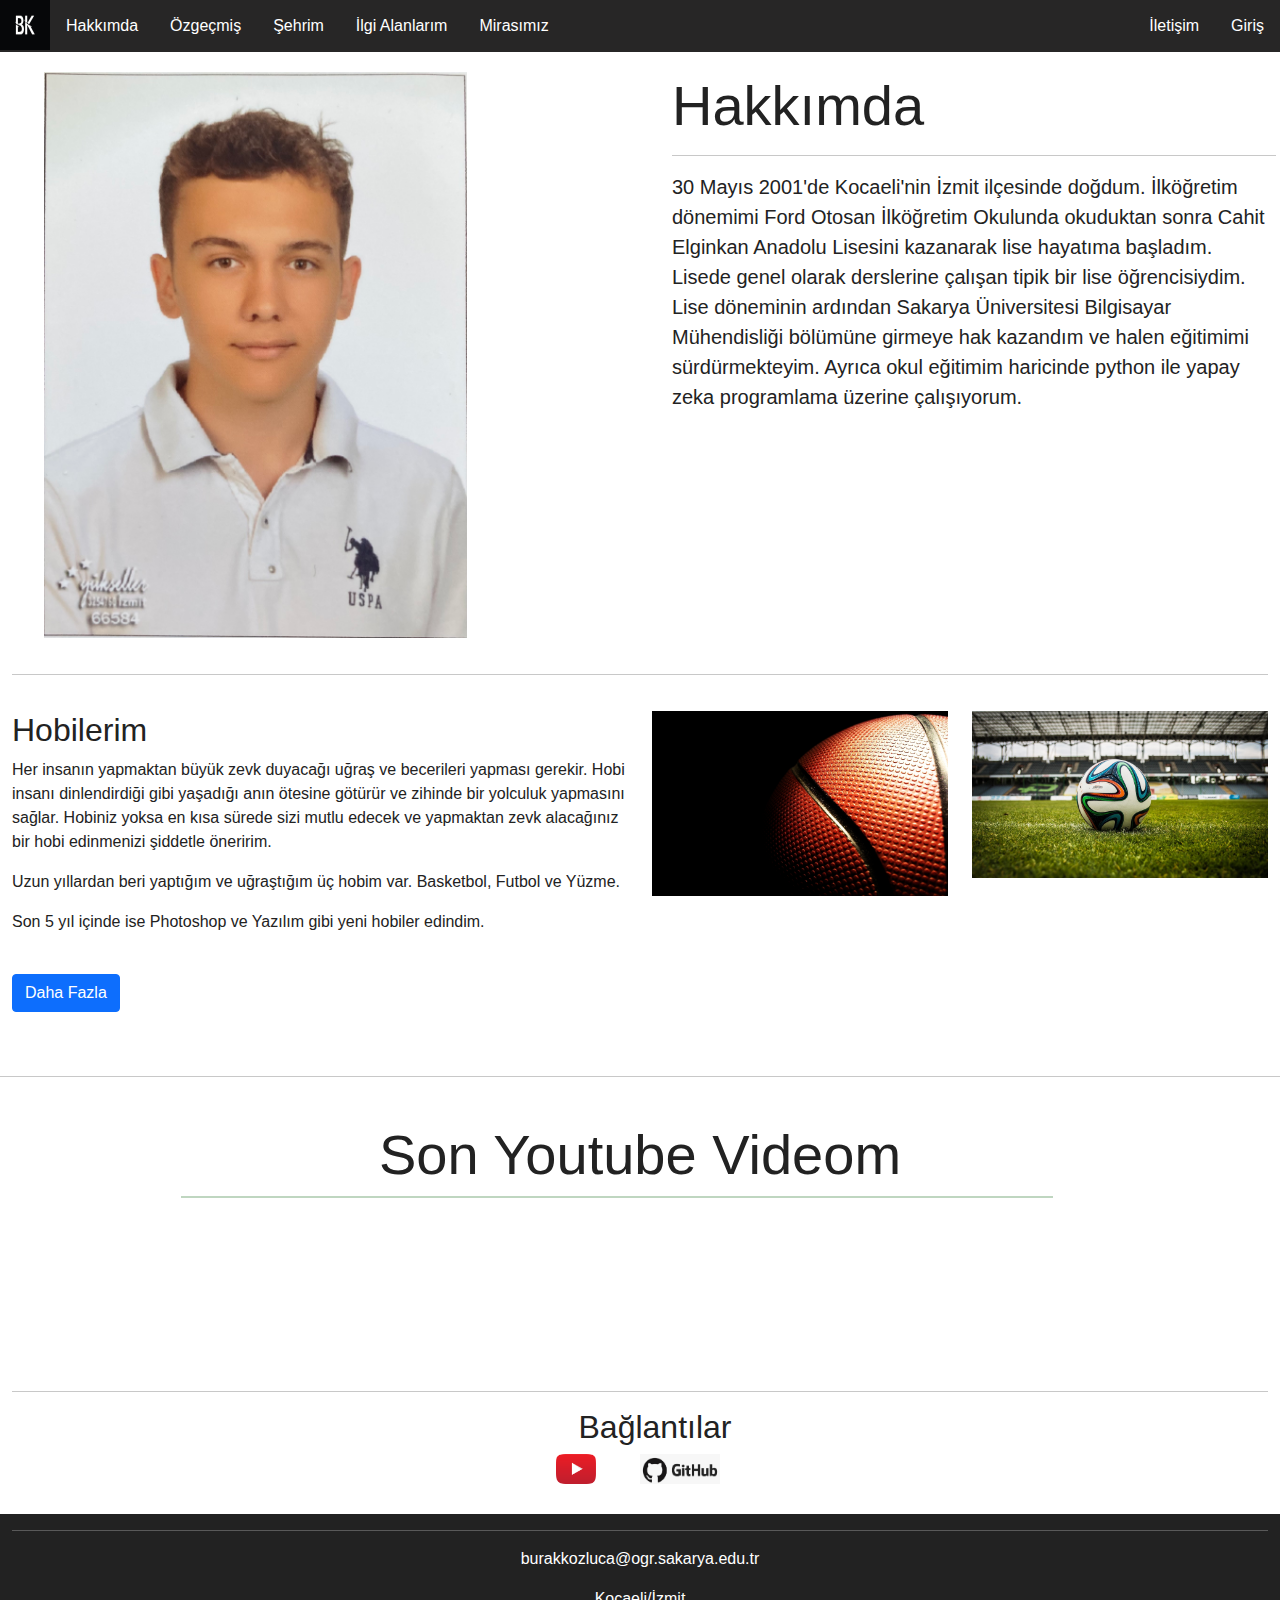
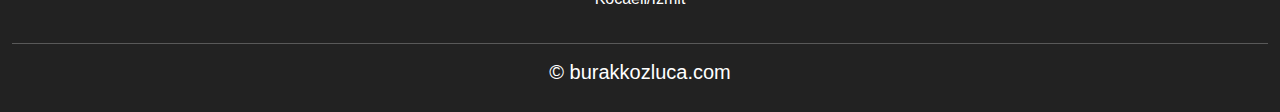
<file: index.html>
<!DOCTYPE html>
<html lang="tr">
  <head>
    <meta charset="utf-8">
    <meta name="viewport" content="width=device-width, initial-scale=1.0">
    <link rel="stylesheet" href="CSS/bootstrap.min.css">
    <script src="js/bootstrap.min.js"></script>
    <link rel="stylesheet" href="CSS/main.css">  
    <link rel="icon" href="resimler/BK_logo.ico" type="image/x-icon">

  <body>

    <ul class="topnav">
    <li class="active"><img src="resimler/BK_logo.jpg" alt="Burak Kozluca" width="50px" height="50px"></li>
    <li><a href="index.html">Hakkımda</a></li>
    <li><a href="ozgecmis.html">Özgeçmiş</a></li>
    <li><a href="sehrim.html">Şehrim</a></li>
    <li><a href="ilgialan.html">İlgi Alanlarım</a></li>
    <li><a href="saatkulesi.html">Mirasımız</a></li>
    <li class="right"><a href="giris.html">Giriş</a></li>
    <li class="right"><a href="iletisim.html">İletişim</a></li>
    </ul>

    

    <article class="container-fluid padding">
      <div class="row ozgecmis padding">
        <div class="col-lg-6">
          <img src="resimler/portre.jpg" alt="portre" class="img-fluid" width="70%" height="60%">
        </div>
        <div class="col-lg-6">
          <h1 class="display-4">Hakkımda</h1>
          <hr>
        <p class="lead"> 30 Mayıs 2001'de Kocaeli'nin İzmit ilçesinde doğdum. İlköğretim dönemimi Ford Otosan İlköğretim Okulunda okuduktan sonra 
          Cahit Elginkan Anadolu Lisesini kazanarak lise hayatıma başladım.
          <br> Lisede genel olarak derslerine çalışan tipik bir lise öğrencisiydim. 
          Lise döneminin ardından Sakarya Üniversitesi Bilgisayar Mühendisliği bölümüne girmeye hak kazandım ve halen eğitimimi sürdürmekteyim.
          Ayrıca okul eğitimim haricinde python ile yapay zeka programlama üzerine çalışıyorum.
          </p>
        </div>
      </div>
      <hr>
  </article>

    <section class="container-fluid padding">
      <div class="row padding">
        <div class= "col-lg-6">
          <h2>Hobilerim</h2>
          <p>Her insanın yapmaktan büyük zevk duyacağı uğraş ve becerileri yapması gerekir. Hobi insanı dinlendirdiği gibi yaşadığı anın ötesine götürür ve zihinde bir yolculuk yapmasını sağlar.
          Hobiniz yoksa en kısa sürede sizi mutlu edecek ve yapmaktan zevk alacağınız bir hobi edinmenizi şiddetle öneririm.
          </p>
          <p>
          Uzun yıllardan beri yaptığım ve uğraştığım üç hobim var. 
          Basketbol, Futbol ve Yüzme.
          </p>
          <p>
          Son 5 yıl içinde ise Photoshop ve Yazılım gibi yeni hobiler edindim.
          </p>
          <br>
          <a href="#" class="btn btn-primary">Daha Fazla</a><br>
        </div>
        <div class="col-lg-3">
          <img src="resimler/basketbol.jpg" alt="basketbol" class="img-fluid"><br><br>
        </div>
        <div class="col-lg-3">
          <img src="resimler/futbol.jpg" alt="futbol" class="img-fluid">
        </div>
      </div>
    </section>
    <hr class="my-4">

    <section class="container-fluid padding">
      <div class="row video text-center">
        <div class="col-12">
          <h2 class="display-4">Son Youtube Videom</h2><hr>
          <div class="embed-responsive embed-responsive-16by9">
            <iframe id="video_1" class="embed-responsive-item" src="https://www.youtube.com/embed/umwIwJjb5OE" allowfullscreen></iframe>
          </div>
        </div>
      </div>
      <hr>
    </section>

    <article class="container-fluid padding">
      <div class="row baglanti text-center padding">
        <div class="col-12">
          <h2 id="baglanti">Bağlantılar</h2>
        </div>
        <div class="row justify-content-center">
          <div class="col-1">
            <a href="https://www.youtube.com/channel/UCpmFhbf4GXrXxWX_aRMTlbw"><img src="resimler/youtube.png" alt="Youtube Kanalım" width="40px" height="30px"></a>
          </div>
          <div class="col-1">
            <a href="https://github.com/burakkozluca"><img src="resimler/github.png" alt="Git Hub Profilim" width="80px" height="30px"></a>
          </div>
        </div>
        <div class="col-12 padding">
        </div>
      </div>
    </article>
    
    <footer>
      <div class="container-fluid padding">
        <div class="row text-center">
          <div class="col-12">
          <hr class="light">
          <p>burakkozluca@ogr.sakarya.edu.tr</p>
          <p>Kocaeli/İzmit</p>
          </div>
          <div class="col-12">
          <hr class="light">
          <h5>&copy; burakkozluca.com</h5>
          </div>
        </div>
      </div>
    </footer>
  </body>
</html>
</file>
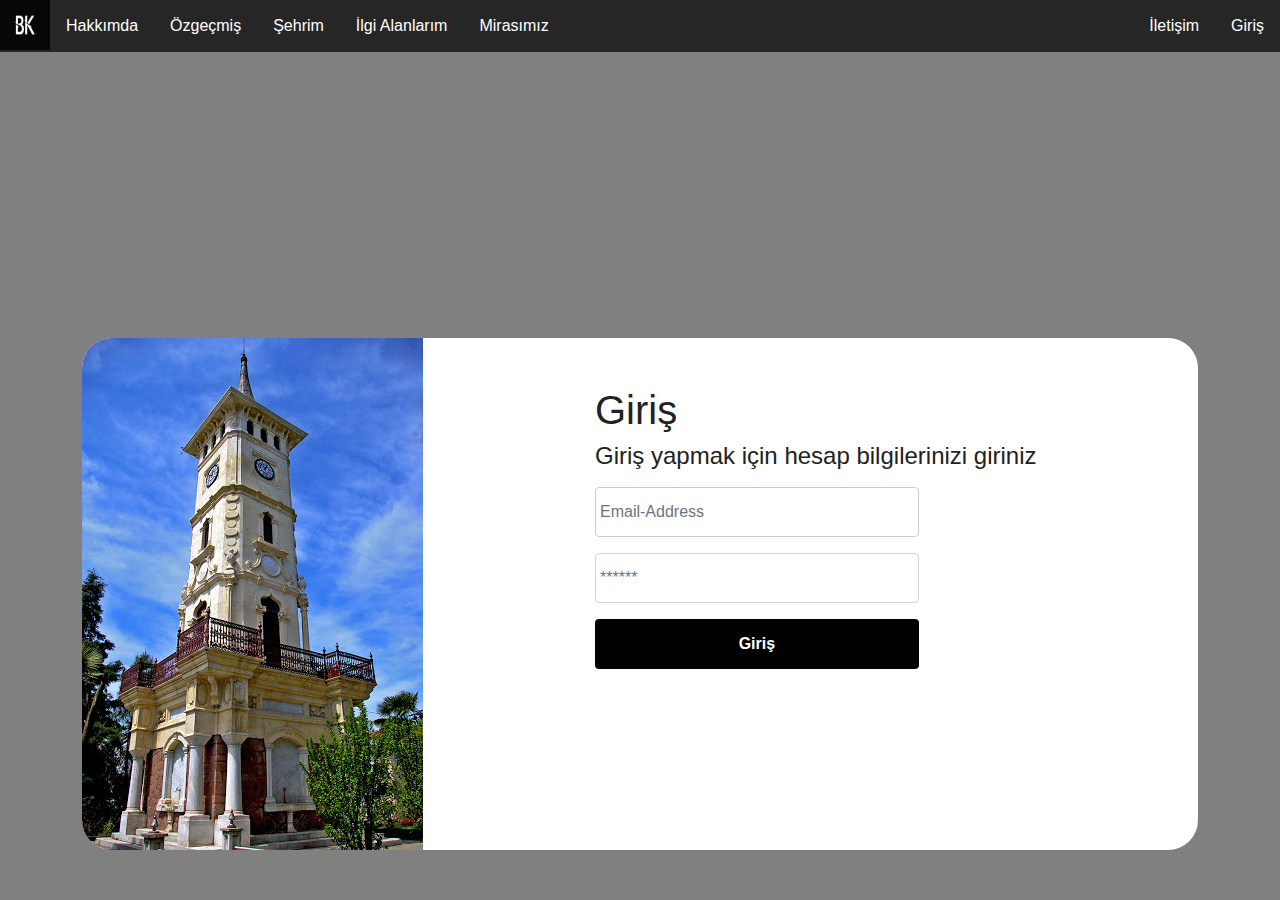
<file: giris.html>
<!DOCTYPE html>
<html lang="tr">
  <head>
    <meta charset="utf-8">
    <meta name="viewport" content="width=device-width, initial-scale=1.0">
    <link rel="stylesheet" href="CSS/bootstrap.min.css">
    <script src="js/bootstrap.min.js"></script>
    <link rel="stylesheet" href="CSS/main.css">
    <link rel="icon" href="resimler/BK_logo.ico" type="image/x-icon">
    <style>
        *{
            padding: 0;
            margin: 0;
            box-sizing: border-box;
        }
        body{
            background: gray;
        }
        .row{
            background: white;
            border-radius: 30px;
        }
        #resim{
            border-top-left-radius: 30px;
            border-bottom-left-radius: 30px;
        }
        input{
            border: none;
            outline: none;
            height: 50px;
            width: 100%;
            background-color: black;
            color: white;
            border-radius: 4px;
            font-weight: bold;
        }
        input:hover{
            background: white;
            border: 1px solid;
            color: black;
        }
        
    </style>
  </head>
  <body>
    <ul class="topnav">
        <li class="active"><img src="resimler/BK_logo.jpg" alt="Burak Kozluca" width="50px" height="50px"></li>
        <li><a href="index.html">Hakkımda</a></li>
        <li><a href="ozgecmis.html">Özgeçmiş</a></li>
        <li><a href="sehrim.html">Şehrim</a></li>
        <li><a href="ilgialan.html">İlgi Alanlarım</a></li>
        <li><a href="saatkulesi.html">Mirasımız</a></li>
        <li class="right"><a href="giris.html">Giriş</a></li>
        <li class="right"><a href="iletisim.html">İletişim</a></li>
        </ul>
    <section class="Form my-4 mx-5">
        <div class="container">
            <div class="row g-0">
                <div class="col-lg-5">
                    <img src="./resimler/saatkulesi_2.jpg" id="resim" class="img-fluid">
                </div>
                <div class="col-lg-7 px-5 pt-5">
                    <h1>Giriş</h1>
                    <h4>Giriş yapmak için hesap bilgilerinizi giriniz</h4>
                    <form action="kontrol.php" method="POST">
                        <div class="form-row">
                            <div class="col-lg-7">
                                <input type="email" name="email" placeholder="Email-Address" class="form-control my-3 p-1">
                            </div>
                        </div>
                        <div class="form-row">
                            <div class="col-lg-7">
                                <input type="password" name="sifre" placeholder="******" class="form-control my-3 p-1">
                            </div>
                        </div>
                        <div class="form-row">
                            <div class="col-lg-7">
                                <a href="kontrol.php"><input type="submit" value="Giriş" ></a>
                            </div>
                        </div>
                    </form>
                </div>
            </div>
        </div>
    </section>
  </body>
</html>
</file>
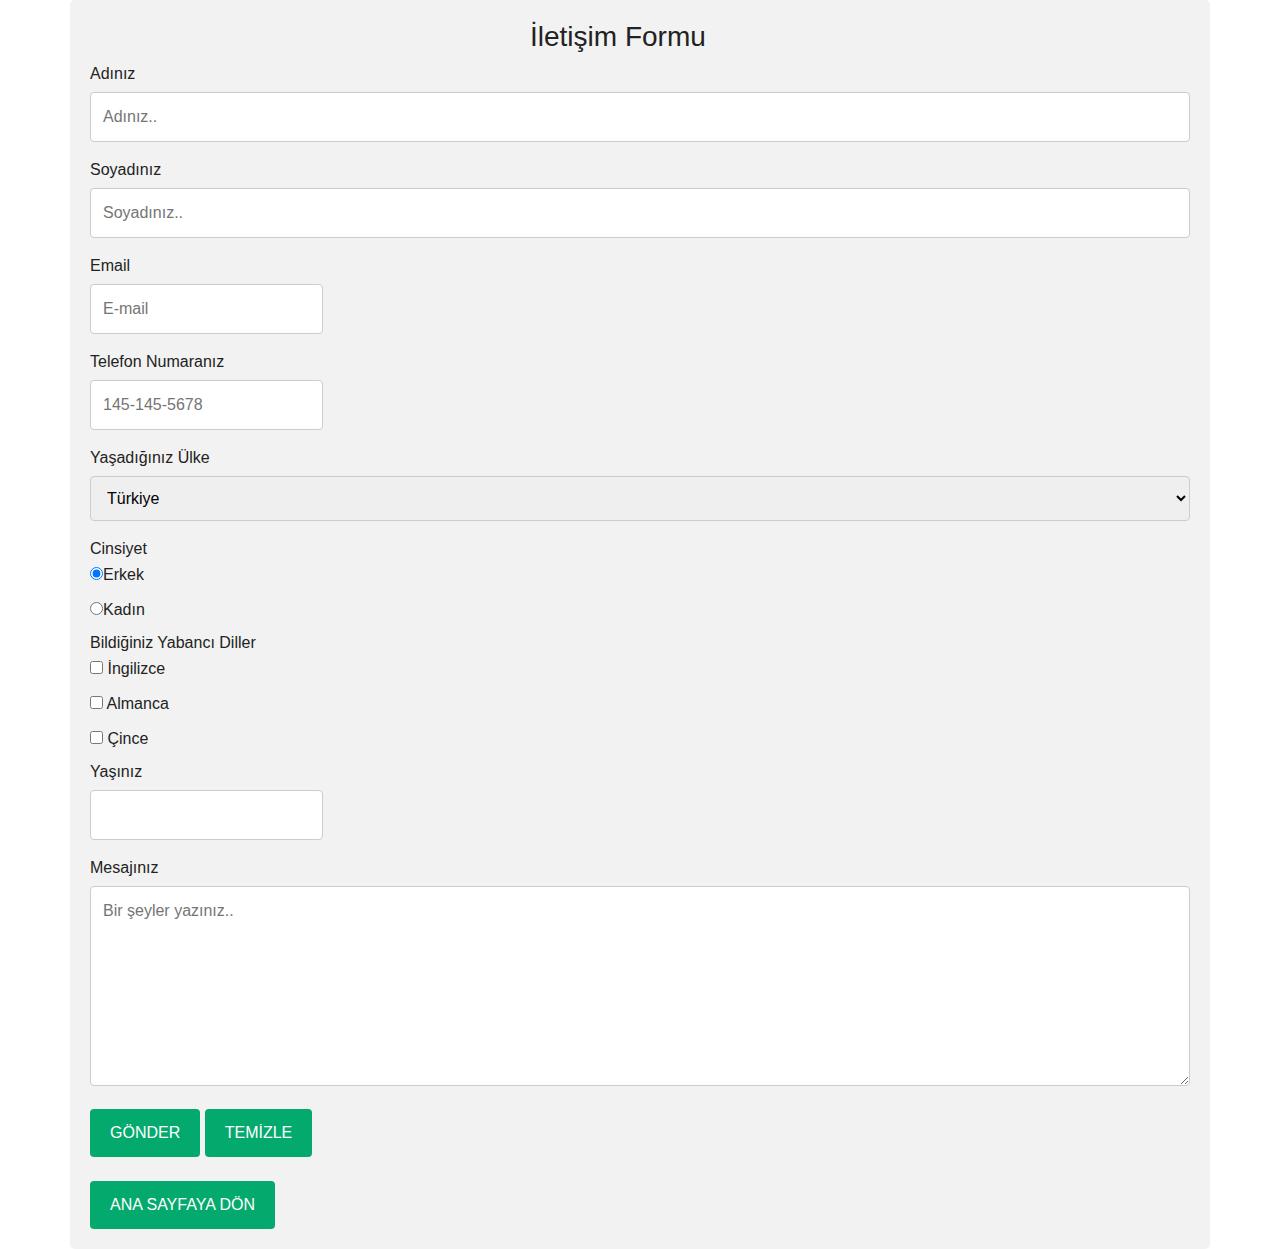
<file: iletisim.html>
<!DOCTYPE html>
<html lang="tr">
  <head>
    <meta charset="utf-8">
    <meta name="viewport" content="width=device-width, initial-scale=1.0">
    <link rel="stylesheet" href="CSS/bootstrap.min.css">
    <script src="js/bootstrap.min.js"></script>
    <link rel="stylesheet" href="CSS/main.css">
    <link rel="icon" href="resimler/BK_logo.ico" type="image/x-icon">
  </head>
  <body>
    <div id="iletisim_body">
    <div class="iletisim_formu">     
        <div class="container-fluid">
            <div class="container">
                <h3>İletişim Formu</h3>
            <form action="iletisim.php" method="POST">
              <label for="ad">Adınız</label>
              <input type="text" id="ad" name="ad" placeholder="Adınız.." required>
          
              <label for="soyad">Soyadınız</label>
              <input type="text" id="soyad" name="soyad" placeholder="Soyadınız.." required>

              <label for="mail">Email</label><br>
              <input type="email" name="mail" id="mail" placeholder="E-mail" required><br>

              <label for="telefon">Telefon Numaranız</label><br>
              <input type="tel" id="telefon" name="telefon" pattern="[0-9]{3}-[0-9]{3}-[0-9]{4}" placeholder="145-145-5678" required><br>
          
              <label for="country">Yaşadığınız Ülke</label>
              <select id="ulke" name="ulke" required>
                <option value="Türkiye">Türkiye</option>
                <option value="Kanada">Kanada</option>
                <option value="ABD">ABD</option>
                <option value="Almanya">Almanya</option>
                <option value="İngiltere">İngiltere</option>
              </select>

              <label for="gender">Cinsiyet</label><br>
              <input type="radio" value="Erkek" name="cinsiyet" id="cinsiyet" required checked>Erkek <br>
              <input type="radio" value="Kadin" name="cinsiyet" id="cinsiyet" required>Kadın <br>

              <label for="languages">Bildiğiniz Yabancı Diller</label> <br>
              <input type="checkbox" name="lang1" id="lang1" value="İngilizce"> İngilizce <br>
              <input type="checkbox" name="lang2" id="lang2" value="Almanca"> Almanca <br>
              <input type="checkbox" name="lang2" id="lang2" value="Çince"> Çince <br>

              <label for="yas">Yaşınız</label><br>
              <input type="number" name="yas" id="yas" max="150" required><br>

              <label for="subject">Mesajınız</label>
              <textarea id="subject" name="subject" placeholder="Bir şeyler yazınız.." style="height:200px"></textarea>
          
              <a href="iletisim.php"><input type="submit" value="GÖNDER"></a>
              <input type="reset" value="TEMİZLE"><br>
              
            </form><br>
            <a href="sehrim.html"><button id="btn_iletisim">ANA SAYFAYA DÖN</button></a>
            </div>
        </div>
    </div> 
    </div>  
  </body>
</html>
</file>
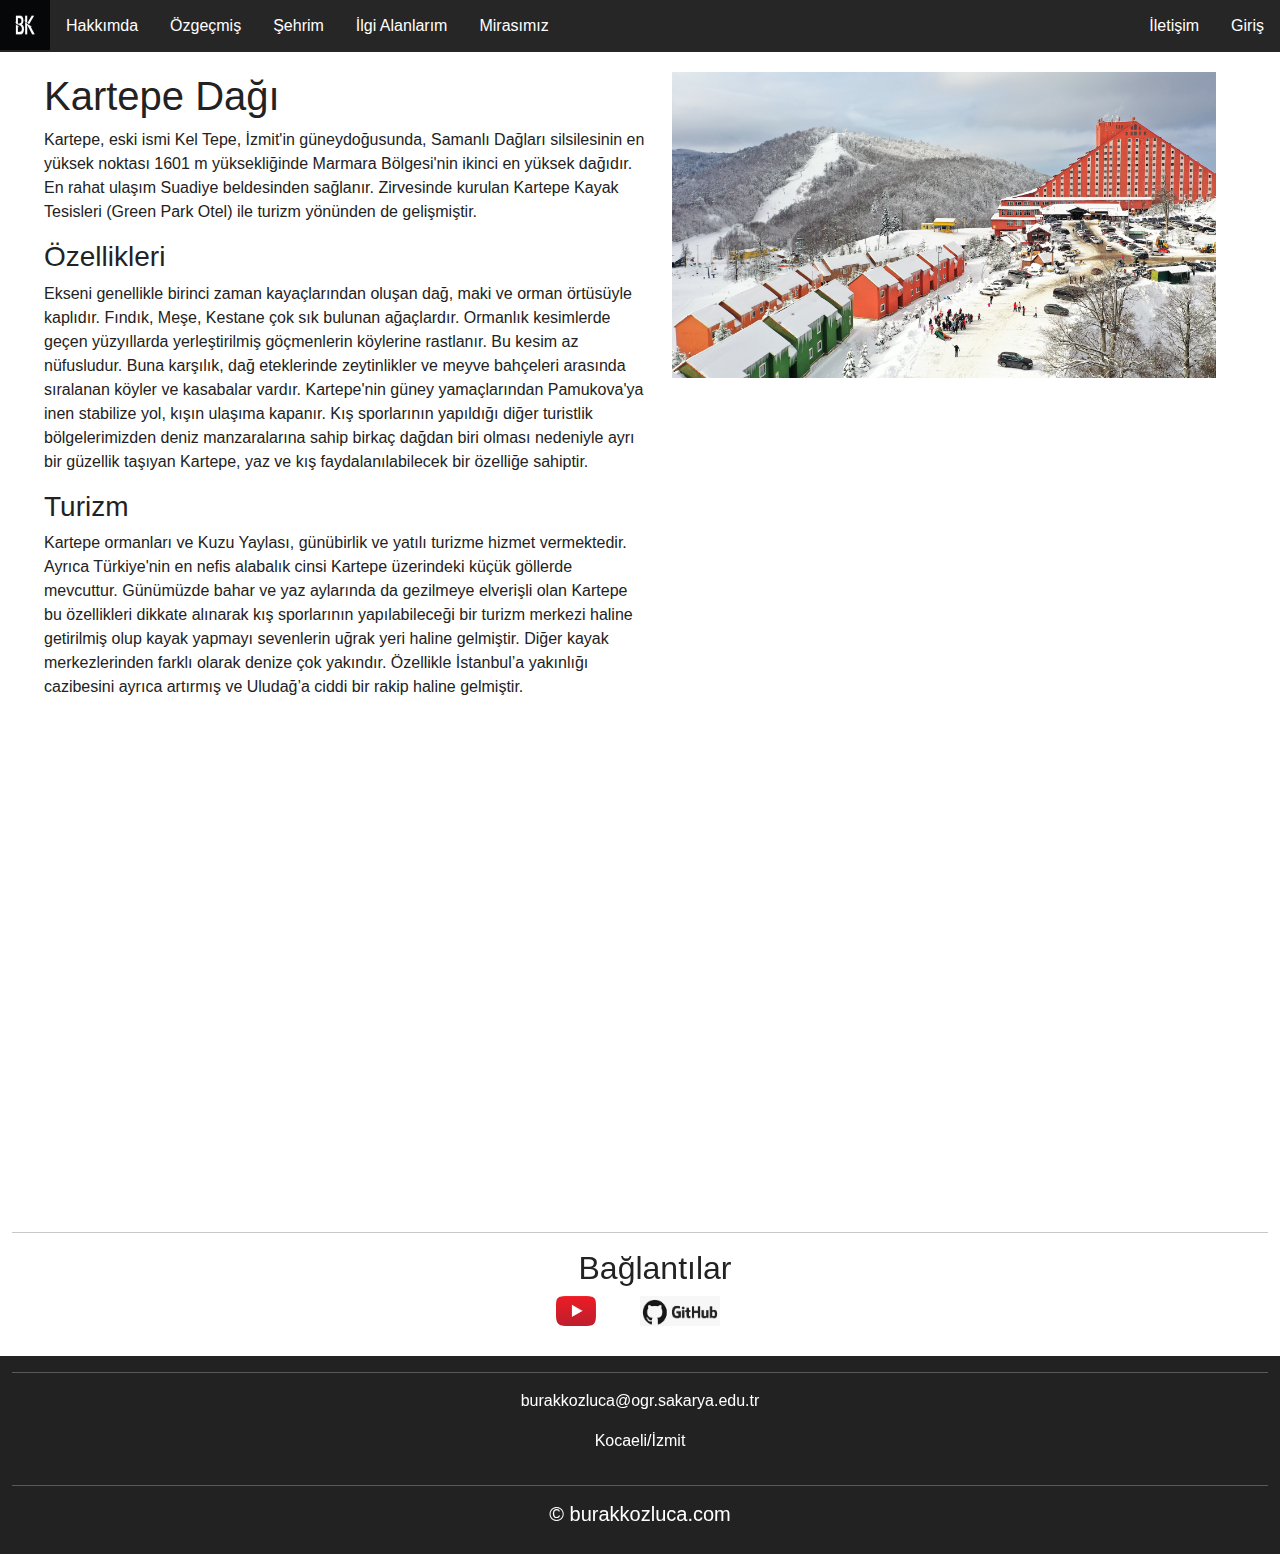
<file: kartepe.html>
<!DOCTYPE html>
<html lang="tr">
  <head>
    <meta charset="utf-8">
    <meta name="viewport" content="width=device-width, initial-scale=1.0">
    <link rel="stylesheet" href="CSS/bootstrap.min.css">
    <script src="js/bootstrap.min.js"></script>
    <link rel="stylesheet" href="CSS/main.css">
    <link rel="icon" href="resimler/BK_logo.ico" type="image/x-icon">
  <body>
    

    <ul class="topnav">
    <li class="active"><img src="resimler/BK_logo.jpg" alt="Burak Kozluca" width="50px" height="50px"></li>
    <li><a href="index.html">Hakkımda</a></li>
    <li><a href="ozgecmis.html">Özgeçmiş</a></li>
    <li><a href="sehrim.html">Şehrim</a></li>
    <li><a href="ilgialan.html">İlgi Alanlarım</a></li>
    <li><a href="saatkulesi.html">Mirasımız</a></li>
    <li class="right"><a href="giris.html">Giriş</a></li>
    <li class="right"><a href="iletisim.html">İletişim</a></li>
    </ul>

    <article class="container-fluid padding">
        <div class="row ozgecmis padding">
          <div class="col-lg-6">
            <h1>Kartepe Dağı</h1>
            <p>Kartepe, eski ismi Kel Tepe, İzmit'in güneydoğusunda, 
                Samanlı Dağları silsilesinin en yüksek noktası 1601 m yüksekliğinde Marmara Bölgesi'nin ikinci en yüksek dağıdır. 
                En rahat ulaşım Suadiye beldesinden sağlanır. 
                Zirvesinde kurulan 
                Kartepe Kayak Tesisleri (Green Park Otel) ile turizm yönünden de gelişmiştir.
            </p>
            <h3>Özellikleri</h3>
            <p> Ekseni genellikle birinci zaman kayaçlarından oluşan dağ, maki ve orman örtüsüyle kaplıdır. 
                Fındık, Meşe, Kestane çok sık bulunan ağaçlardır. 
                Ormanlık kesimlerde geçen yüzyıllarda yerleştirilmiş göçmenlerin köylerine rastlanır. 
                Bu kesim az nüfusludur. 
                Buna karşılık, dağ eteklerinde zeytinlikler ve meyve bahçeleri arasında sıralanan köyler ve kasabalar vardır. 
                Kartepe'nin güney yamaçlarından Pamukova'ya inen stabilize yol, kışın ulaşıma kapanır.
                Kış sporlarının yapıldığı diğer turistlik bölgelerimizden deniz manzaralarına sahip birkaç dağdan biri olması nedeniyle ayrı bir güzellik taşıyan Kartepe, yaz ve kış faydalanılabilecek bir özelliğe sahiptir.
            </p>
            <h3>Turizm</h3>
            <p>Kartepe ormanları ve Kuzu Yaylası, günübirlik ve yatılı turizme hizmet vermektedir. 
                Ayrıca Türki­ye'nin en nefis alabalık cinsi Kartepe üzerindeki küçük göllerde mevcuttur. 
                Günümüzde bahar ve yaz aylarında da gezilmeye elverişli olan Kartepe bu özellikleri dikkate alınarak kış sporlarının yapılabileceği bir turizm merkezi haline getirilmiş olup kayak yapmayı sevenlerin uğrak yeri haline gelmiştir. 
                Diğer kayak merkezlerinden farklı olarak denize çok yakındır. 
                Özellikle İstanbul’a yakınlığı cazibesini ayrıca artırmış ve Uludağ’a ciddi bir rakip haline gelmiştir.
            </p>
            <br>
            <iframe src="https://www.google.com/maps/embed?pb=!1m18!1m12!1m3!1d12108.030405378579!2d30.09652151542105!3d40.651762839211145!2m3!1f0!2f0!3f0!3m2!1i1024!2i768!4f13.1!3m3!1m2!1s0x14cb59314e310cb1%3A0xcb61a9faac92abf5!2sKartepe%20Kayak%20Merkezi!5e0!3m2!1str!2str!4v1621773481645!5m2!1str!2str" width="600" height="450" style="border:0;" allowfullscreen="" loading="lazy"></iframe>
          </div>
            <div class="col-lg-6">
                <img src="resimler/kartepe.jpg" alt="Kartepe" class="img-fluid" width="90%"><br><br>
            </div>
        </div>
        <hr>
    </article>
      
    <article class="container-fluid padding">
      <div class="row baglanti text-center padding">
        <div class="col-12">
          <h2 id="baglanti">Bağlantılar</h2>
        </div>
        <div class="row justify-content-center">
          <div class="col-1">
            <a href="https://www.youtube.com/channel/UCpmFhbf4GXrXxWX_aRMTlbw"><img src="resimler/youtube.png" alt="Youtube Kanalım" width="40px" height="30px"></a>
          </div>
          <div class="col-1">
            <a href="https://github.com/burakkozluca"><img src="resimler/github.png" alt="Git Hub Profilim" width="80px" height="30px"></a>
          </div>
        </div>
        <div class="col-12 padding">
           </div>
      </div>
        </article>
    
    <footer>
  <div class="container-fluid padding">
    <div class="row text-center">
      <div class="col-12">
        <hr class="light">
        <p>burakkozluca@ogr.sakarya.edu.tr</p>
        <p>Kocaeli/İzmit</p>
      </div>
      <div class="col-12">
        <hr class="light">
        <h5>&copy; burakkozluca.com</h5>
      </div>
    </div>
  </div>
    </footer>
  </body>
</html>
</file>
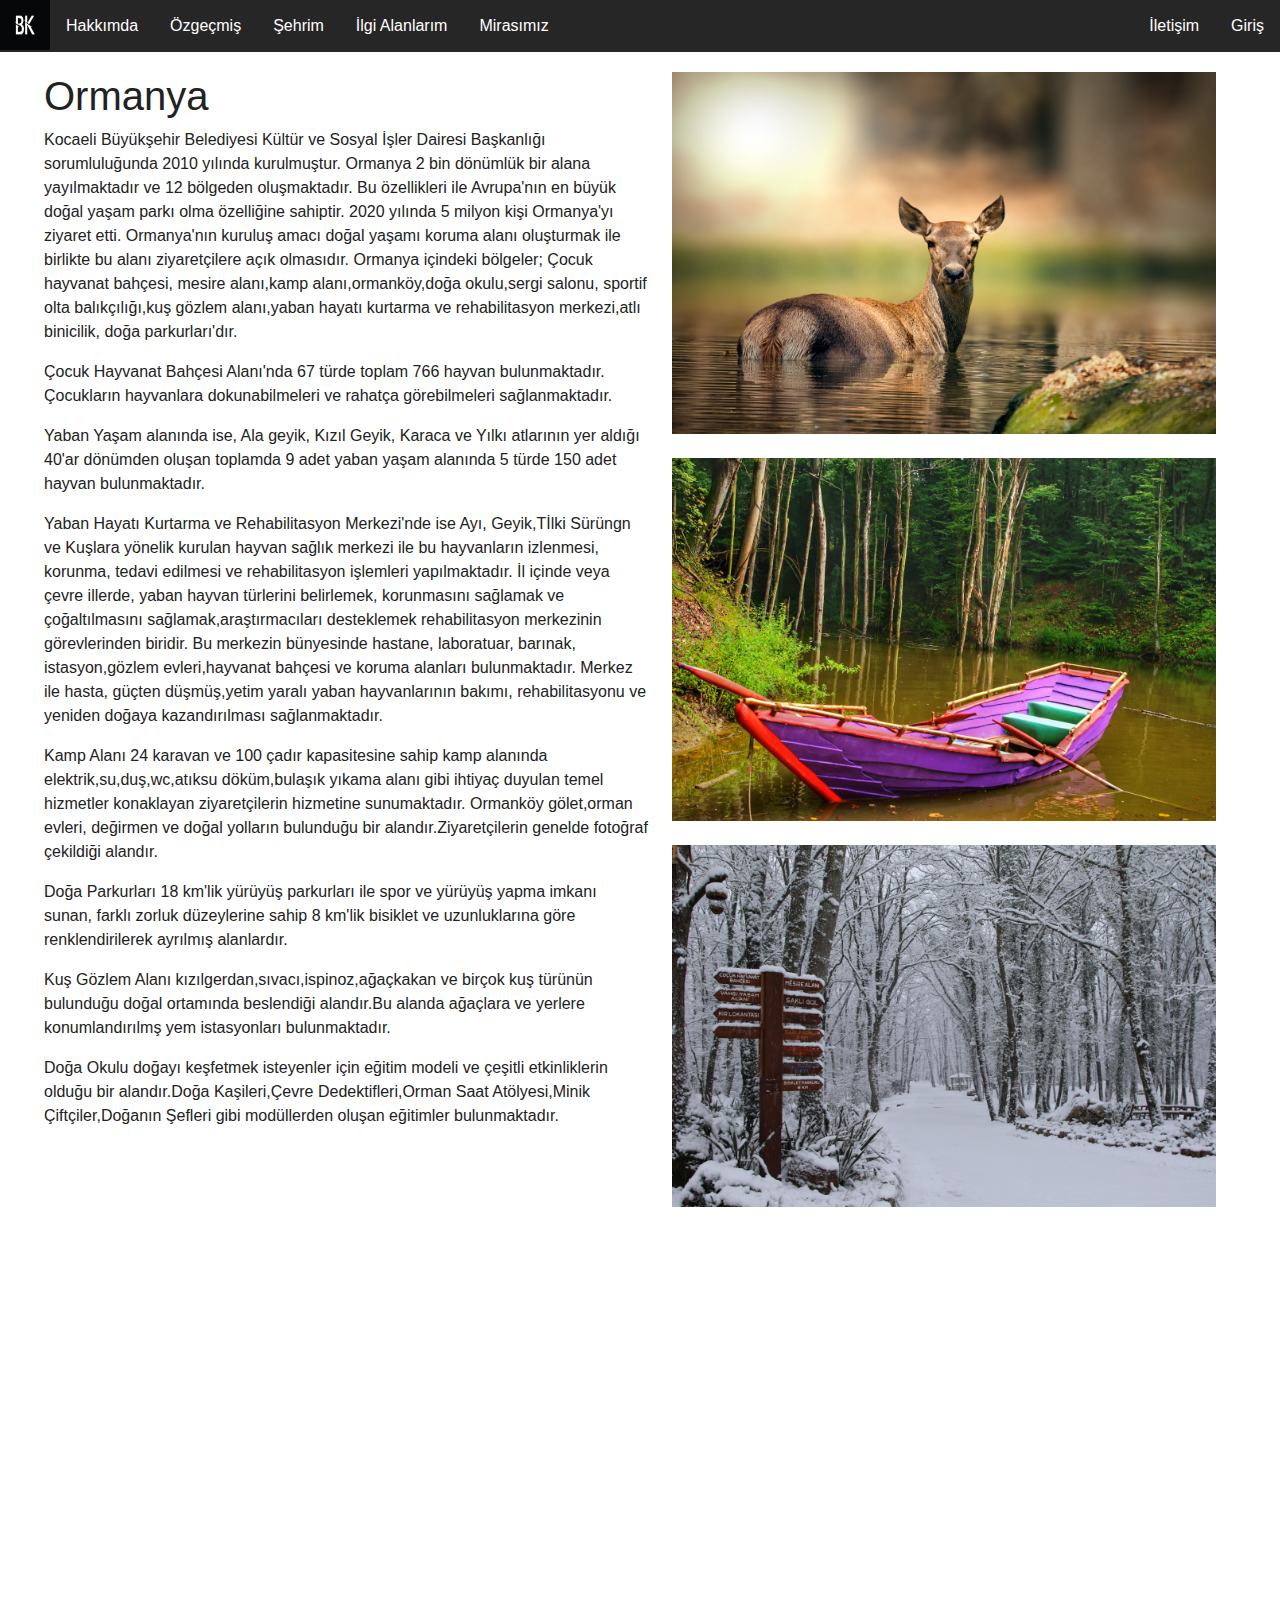
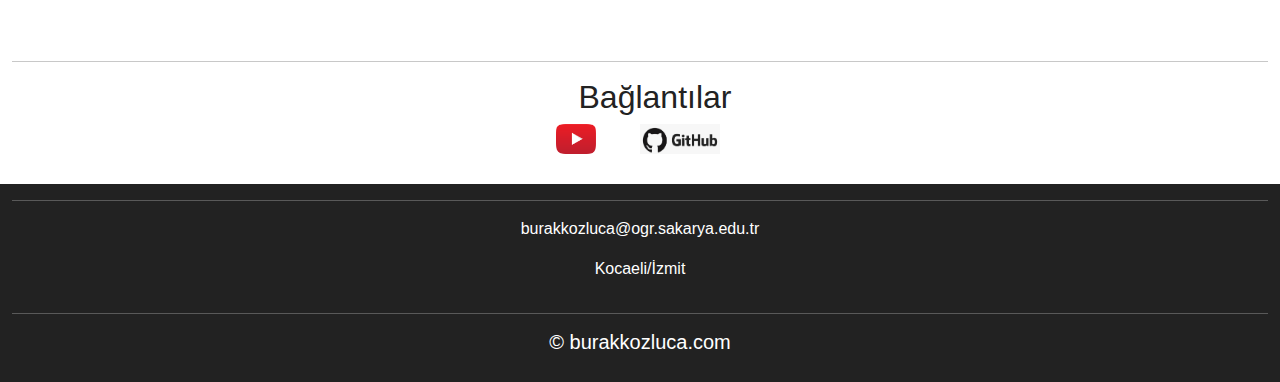
<file: ormanya.html>
<!DOCTYPE html>
<html lang="tr">
  <head>
    <meta charset="utf-8">
    <meta name="viewport" content="width=device-width, initial-scale=1.0">
    <link rel="stylesheet" href="CSS/bootstrap.min.css">
    <script src="js/bootstrap.min.js"></script>
    <link rel="stylesheet" href="CSS/main.css">
    <link rel="icon" href="resimler/BK_logo.ico" type="image/x-icon">
  </head>
  <body>
    

    <ul class="topnav">
    <li class="active"><img src="resimler/BK_logo.jpg" alt="Burak Kozluca" width="50px" height="50px"></li>
    <li><a href="index.html">Hakkımda</a></li>
    <li><a href="ozgecmis.html">Özgeçmiş</a></li>
    <li><a href="sehrim.html">Şehrim</a></li>
    <li><a href="ilgialan.html">İlgi Alanlarım</a></li>
    <li><a href="saatkulesi.html">Mirasımız</a></li>
    <li class="right"><a href="giris.html">Giriş</a></li>
    <li class="right"><a href="iletisim.html">İletişim</a></li>
    </ul>

    <article class="container-fluid padding">
        <div class="row ozgecmis padding">
          <div class="col-lg-6">
            <h1>Ormanya</h1>
            <p>Kocaeli Büyükşehir Belediyesi Kültür ve Sosyal İşler Dairesi Başkanlığı sorumluluğunda 2010 yılında kurulmuştur. 
                Ormanya 2 bin dönümlük bir alana yayılmaktadır ve 12 bölgeden oluşmaktadır. 
                Bu özellikleri ile Avrupa'nın en büyük doğal yaşam parkı olma özelliğine sahiptir. 
                2020 yılında 5 milyon kişi Ormanya'yı ziyaret etti. 
                Ormanya'nın kuruluş amacı doğal yaşamı koruma alanı oluşturmak ile birlikte bu alanı ziyaretçilere açık olmasıdır. 
                Ormanya içindeki bölgeler; Çocuk hayvanat bahçesi, mesire alanı,kamp alanı,ormanköy,doğa okulu,sergi salonu, sportif olta balıkçılığı,kuş gözlem alanı,yaban hayatı kurtarma ve rehabilitasyon merkezi,atlı binicilik, doğa parkurları'dır.
            </p>
            <p>Çocuk Hayvanat Bahçesi Alanı'nda 67 türde toplam 766 hayvan bulunmaktadır.
                Çocukların hayvanlara dokunabilmeleri ve rahatça görebilmeleri sağlanmaktadır.
            </p>
            <p>Yaban Yaşam alanında ise, Ala geyik, Kızıl Geyik, Karaca ve Yılkı atlarının yer aldığı 40'ar dönümden oluşan toplamda 9 adet yaban yaşam alanında 5 türde 150 adet hayvan bulunmaktadır.      
            </p>
            <p>Yaban Hayatı Kurtarma ve Rehabilitasyon Merkezi'nde ise Ayı, Geyik,Tİlki Sürüngn ve Kuşlara yönelik kurulan hayvan sağlık merkezi ile bu hayvanların izlenmesi, korunma, tedavi edilmesi ve rehabilitasyon işlemleri yapılmaktadır.
                İl içinde veya çevre illerde, yaban hayvan türlerini belirlemek, korunmasını sağlamak ve çoğaltılmasını sağlamak,araştırmacıları desteklemek rehabilitasyon merkezinin görevlerinden biridir.
                Bu merkezin bünyesinde hastane, laboratuar, barınak, istasyon,gözlem evleri,hayvanat bahçesi ve koruma alanları bulunmaktadır. 
                Merkez ile hasta, güçten düşmüş,yetim yaralı yaban hayvanlarının bakımı, rehabilitasyonu ve yeniden doğaya kazandırılması sağlanmaktadır.
            </p>
            <p>Kamp Alanı 24 karavan ve 100 çadır kapasitesine sahip kamp alanında elektrik,su,duş,wc,atıksu döküm,bulaşık yıkama alanı gibi ihtiyaç duyulan temel hizmetler konaklayan ziyaretçilerin hizmetine sunumaktadır. 
                Ormanköy gölet,orman evleri, değirmen ve doğal yolların bulunduğu bir alandır.Ziyaretçilerin genelde fotoğraf çekildiği alandır.
            </p>
            <p>Doğa Parkurları 18 km'lik yürüyüş parkurları ile spor ve yürüyüş yapma imkanı sunan, farklı zorluk düzeylerine sahip 8 km'lik bisiklet ve uzunluklarına göre renklendirilerek ayrılmış alanlardır.
            </p>
            <p>Kuş Gözlem Alanı kızılgerdan,sıvacı,ispinoz,ağaçkakan ve birçok kuş türünün bulunduğu doğal ortamında beslendiği alandır.Bu alanda ağaçlara ve yerlere konumlandırılmş yem istasyonları bulunmaktadır.
            </p>
            <p>Doğa Okulu doğayı keşfetmek isteyenler için eğitim modeli ve çeşitli etkinliklerin olduğu bir alandır.Doğa Kaşileri,Çevre Dedektifleri,Orman Saat Atölyesi,Minik Çiftçiler,Doğanın Şefleri gibi modüllerden oluşan eğitimler bulunmaktadır.
            </p>
            <br>
            <iframe src="https://www.google.com/maps/embed?pb=!1m18!1m12!1m3!1d3023.3103022424316!2d30.161859921167625!3d40.733197121895856!2m3!1f0!2f0!3f0!3m2!1i1024!2i768!4f13.1!3m3!1m2!1s0x14cca82a537bea89%3A0xde3fbacae2db0026!2sOrmanya!5e0!3m2!1str!2str!4v1621773386679!5m2!1str!2str" width="600" height="450" style="border:0;" allowfullscreen="" loading="lazy"></iframe>
            </div>
            <div class="col-lg-6">
                
                <img src="resimler/ormanya3.jpg" alt="Kartepe" class="img-fluid" width="90%"><br><br>
                <img src="resimler/ormanya4.jpeg" alt="Kartepe" class="img-fluid" width="90%"><br><br>
                <img src="resimler/ormanya5.jpg" alt="Kartepe" class="img-fluid" width="90%"><br><br>
            </div>
        </div>
        <hr>
    </article>
      
    <article class="container-fluid padding">
      <div class="row baglanti text-center padding">
        <div class="col-12">
          <h2 id="baglanti">Bağlantılar</h2>
        </div>
        <div class="row justify-content-center">
          <div class="col-1">
            <a href="https://www.youtube.com/channel/UCpmFhbf4GXrXxWX_aRMTlbw"><img src="resimler/youtube.png" alt="Youtube Kanalım" width="40px" height="30px"></a>
          </div>
          <div class="col-1">
            <a href="https://github.com/burakkozluca"><img src="resimler/github.png" alt="Git Hub Profilim" width="80px" height="30px"></a>
          </div>
        </div>
        <div class="col-12 padding">
           </div>
      </div>
        </article>
    
    <footer>
  <div class="container-fluid padding">
    <div class="row text-center">
      <div class="col-12">
        <hr class="light">
        <p>burakkozluca@ogr.sakarya.edu.tr</p>
        <p>Kocaeli/İzmit</p>
      </div>
      <div class="col-12">
        <hr class="light">
        <h5>&copy; burakkozluca.com</h5>
      </div>
    </div>
  </div>
    </footer>
  </body>
</html>
</file>
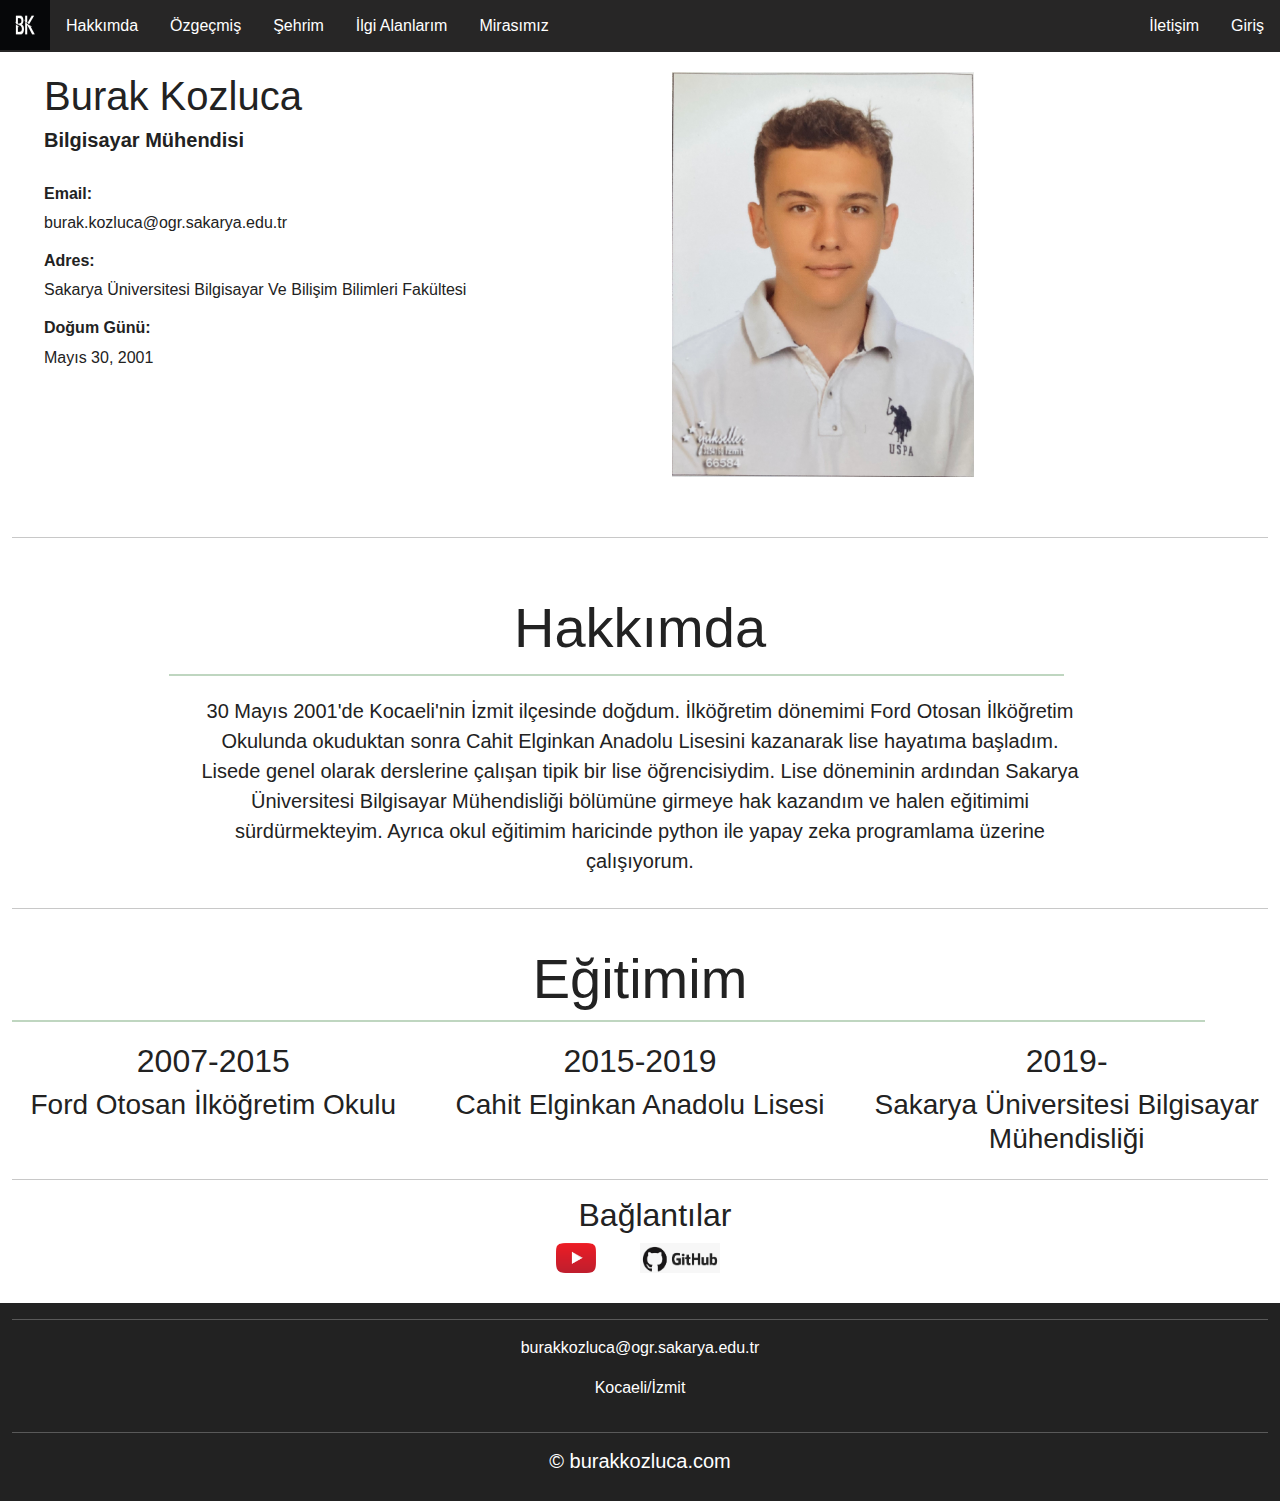
<file: ozgecmis.html>
<!DOCTYPE html>
<html lang="tr">
  <head>
    <meta charset="utf-8">
    <meta name="viewport" content="width=device-width, initial-scale=1.0">
    <link rel="stylesheet" href="CSS/bootstrap.min.css">
    <script src="js/bootstrap.min.js"></script>
    <link rel="stylesheet" href="CSS/main.css">
    <link rel="icon" href="resimler/BK_logo.ico" type="image/x-icon">
  </head>
  <body>

    <ul class="topnav">
    <li class="active"><img src="resimler/BK_logo.jpg" alt="Burak Kozluca" width="50px" height="50px"></li>
    <li><a href="index.html">Hakkımda</a></li>
    <li><a href="ozgecmis.html">Özgeçmiş</a></li>
    <li><a href="sehrim.html">Şehrim</a></li>
    <li><a href="ilgialan.html">İlgi Alanlarım</a></li>
    <li><a href="saatkulesi.html">Mirasımız</a></li>
    <li class="right"><a href="giris.html">Giriş</a></li>
    <li class="right"><a href="iletisim.html">İletişim</a></li>
    </ul>

    <article class="container-fluid padding">
        <div class="row ozgecmis padding">
          <div class="col-lg-6">
            <h1>Burak Kozluca</h1>
            <h5><b>Bilgisayar Mühendisi</b></h5><br>
            <h6><b>Email:</b></h6>
            <p>burak.kozluca@ogr.sakarya.edu.tr</p>
            <h6><b>Adres:</b></h6>
            <p>Sakarya Üniversitesi Bilgisayar Ve Bilişim Bilimleri Fakültesi</p>
            <h6><b>Doğum Günü:</b></h6>
            <p>Mayıs 30, 2001</p>
            <br>
          </div>
            <div class="col-lg-6">
                <img src="resimler/portre.jpg" alt="portre" class="img-fluid" width="50%" height="50%"><br><br>
            </div>
        </div>
        <hr>
    </article>
    <section class="container-fluid padding">
        <div class="row giris text-center">
          <div class="col-12">
            <h1 class="display-4">Hakkımda</h1>
          </div>
          <hr>
          <div class="col-12">
            <p class="lead"> 30 Mayıs 2001'de Kocaeli'nin İzmit ilçesinde doğdum. İlköğretim dönemimi Ford Otosan İlköğretim Okulunda okuduktan sonra 
              Cahit Elginkan Anadolu Lisesini kazanarak lise hayatıma başladım.
              <br> Lisede genel olarak derslerine çalışan tipik bir lise öğrencisiydim. 
              Lise döneminin ardından Sakarya Üniversitesi Bilgisayar Mühendisliği bölümüne girmeye hak kazandım ve halen eğitimimi sürdürmekteyim.
              Ayrıca okul eğitimim haricinde python ile yapay zeka programlama üzerine çalışıyorum.
            </p>
          </div>  
        </div>
        <hr>
    </section>
    <section class="container-fluid padding">
        <div class="row egitim text-center">
            <div class="col-lg-12">
                <h1 class="display-4">Eğitimim</h1>
            <hr>
            </div>
            <div class="col-lg-4">
                <h2>2007-2015</h2>
                <h3>Ford Otosan İlköğretim Okulu</h3>
            </div>
            <div class="col-lg-4">
                <h2>2015-2019</h2>
                <h3>Cahit Elginkan Anadolu Lisesi</h3>
            </div>
            <div class="col-lg-4">
                <h2>2019- </h2>
                <h3>Sakarya Üniversitesi Bilgisayar Mühendisliği</h3>
            </div>
        </div>
        <hr>
    </section>   
      
    <article class="container-fluid padding">
      <div class="row baglanti text-center padding">
        <div class="col-12">
          <h2 id="baglanti">Bağlantılar</h2>
        </div>
        <div class="row justify-content-center">
          <div class="col-1">
            <a href="https://www.youtube.com/channel/UCpmFhbf4GXrXxWX_aRMTlbw"><img src="resimler/youtube.png" alt="Youtube Kanalım" width="40px" height="30px"></a>
          </div>
          <div class="col-1">
            <a href="https://github.com/burakkozluca"><img src="resimler/github.png" alt="Git Hub Profilim" width="80px" height="30px"></a>
          </div>
        </div>
        <div class="col-12 padding">
           </div>
      </div>
        </article>
    
    <footer>
  <div class="container-fluid padding">
    <div class="row text-center">
      <div class="col-12">
        <hr class="light">
        <p>burakkozluca@ogr.sakarya.edu.tr</p>
        <p>Kocaeli/İzmit</p>
      </div>
      <div class="col-12">
        <hr class="light">
        <h5>&copy; burakkozluca.com</h5>
      </div>
    </div>
  </div>
    </footer>
  </body>
</html>
</file>
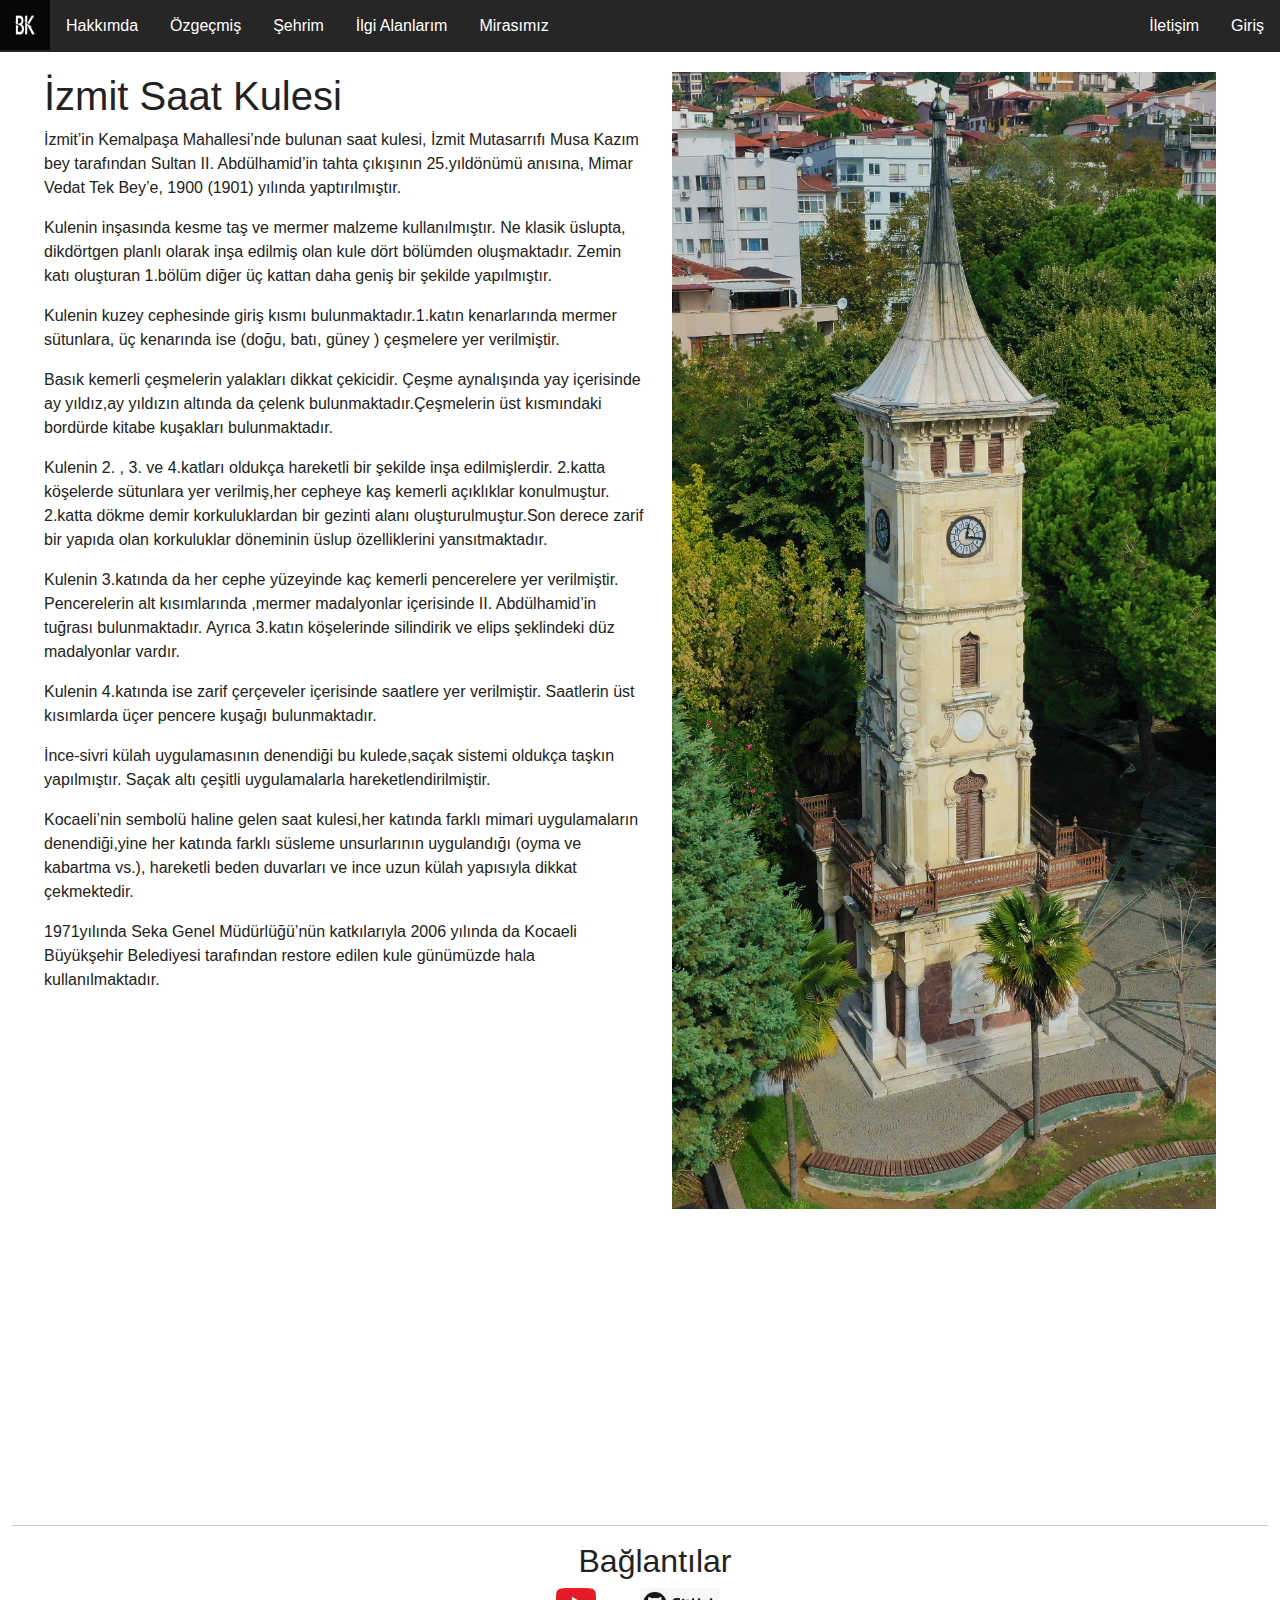
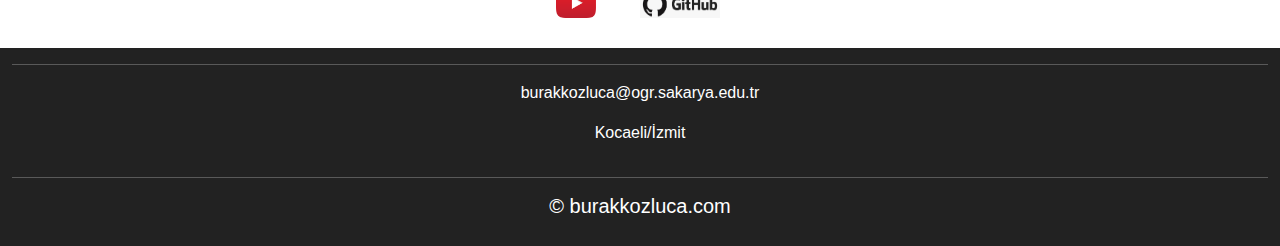
<file: saatkulesi.html>
<!DOCTYPE html>
<html lang="tr">
  <head>
    <meta charset="utf-8">
    <meta name="viewport" content="width=device-width, initial-scale=1.0">
    <link rel="stylesheet" href="CSS/bootstrap.min.css">
    <script src="js/bootstrap.min.js"></script>
    <link rel="stylesheet" href="CSS/main.css">
    <link rel="icon" href="resimler/BK_logo.ico" type="image/x-icon">
  </head>
  <body>
    

    <ul class="topnav">
    <li class="active"><img src="resimler/BK_logo.jpg" alt="Burak Kozluca" width="50px" height="50px"></li>
    <li><a href="index.html">Hakkımda</a></li>
    <li><a href="ozgecmis.html">Özgeçmiş</a></li>
    <li><a href="sehrim.html">Şehrim</a></li>
    <li><a href="ilgialan.html">İlgi Alanlarım</a></li>
    <li><a href="saatkulesi.html">Mirasımız</a></li>
    <li class="right"><a href="giris.html">Giriş</a></li>
    <li class="right"><a href="iletisim.html">İletişim</a></li>
    </ul>

    <article class="container-fluid padding">
        <div class="row ozgecmis padding">
          <div class="col-lg-6">
            <h1>İzmit Saat Kulesi</h1>
            <p>İzmit’in Kemalpaşa Mahallesi’nde bulunan saat kulesi, İzmit Mutasarrıfı Musa Kazım bey tarafından Sultan II. Abdülhamid’in tahta çıkışının 25.yıldönümü anısına, Mimar Vedat Tek Bey’e, 1900 (1901) yılında yaptırılmıştır.</p>
            <p>Kulenin inşasında kesme taş ve mermer malzeme kullanılmıştır. Ne klasik üslupta, dikdörtgen planlı olarak inşa edilmiş olan kule dört bölümden oluşmaktadır. Zemin katı oluşturan 1.bölüm diğer üç kattan daha geniş bir şekilde yapılmıştır.</p>
            <p>Kulenin kuzey cephesinde giriş kısmı bulunmaktadır.1.katın kenarlarında mermer sütunlara, üç kenarında ise (doğu, batı, güney ) çeşmelere yer verilmiştir.</p>
            <p>Basık kemerli çeşmelerin yalakları dikkat çekicidir. Çeşme aynalışında yay içerisinde ay yıldız,ay yıldızın altında da çelenk bulunmaktadır.Çeşmelerin üst kısmındaki bordürde kitabe kuşakları bulunmaktadır.</p>
            <p>Kulenin 2. , 3. ve 4.katları oldukça hareketli bir şekilde inşa edilmişlerdir. 2.katta köşelerde sütunlara yer verilmiş,her cepheye kaş kemerli açıklıklar konulmuştur. 2.katta dökme demir korkuluklardan bir gezinti alanı oluşturulmuştur.Son derece zarif bir yapıda olan korkuluklar döneminin üslup özelliklerini yansıtmaktadır.</p>
            <p>Kulenin 3.katında  da her cephe yüzeyinde kaç kemerli pencerelere yer verilmiştir. Pencerelerin alt kısımlarında ,mermer madalyonlar içerisinde II. Abdülhamid’in tuğrası bulunmaktadır. Ayrıca 3.katın köşelerinde silindirik ve elips şeklindeki düz madalyonlar vardır.</p>
            <p>Kulenin 4.katında ise zarif çerçeveler içerisinde saatlere yer verilmiştir. Saatlerin üst kısımlarda üçer pencere kuşağı bulunmaktadır.</p>
            <p>İnce-sivri külah uygulamasının denendiği bu kulede,saçak sistemi oldukça taşkın yapılmıştır. Saçak altı çeşitli uygulamalarla hareketlendirilmiştir.</p>
            <p>Kocaeli’nin sembolü haline gelen saat kulesi,her katında farklı mimari uygulamaların denendiği,yine her katında farklı süsleme unsurlarının uygulandığı (oyma ve kabartma vs.), hareketli beden duvarları ve ince uzun külah yapısıyla dikkat çekmektedir.</p>
            <p>1971yılında Seka Genel Müdürlüğü’nün katkılarıyla 2006 yılında  da Kocaeli Büyükşehir Belediyesi tarafından restore edilen kule günümüzde hala kullanılmaktadır.</p>
            
            <br>
            <iframe src="https://www.google.com/maps/embed?pb=!1m18!1m12!1m3!1d3021.9632033763814!2d29.917411314808824!3d40.76283404244206!2m3!1f0!2f0!3f0!3m2!1i1024!2i768!4f13.1!3m3!1m2!1s0x14cb458436f135d9%3A0x9c7d1205fce25cf7!2sKemalpa%C5%9Fa%2C%20%C4%B0zmit%20Saat%20Kulesi%2C%2041200%20%C4%B0zmit%2FKocaeli!5e0!3m2!1str!2str!4v1621773247432!5m2!1str!2str" width="600" height="450" style="border:0;" allowfullscreen="" loading="lazy"></iframe>
          </div>
            <div class="col-lg-6">
                <img src="resimler/saatkulesi_1.jpg" alt="saat kulesi" class="img-fluid" width="90%"><br><br>
            </div>
        </div>
        <hr>
    </article>
      
    <article class="container-fluid padding">
      <div class="row baglanti text-center padding">
        <div class="col-12">
          <h2 id="baglanti">Bağlantılar</h2>
        </div>
        <div class="row justify-content-center">
          <div class="col-1">
            <a href="https://www.youtube.com/channel/UCpmFhbf4GXrXxWX_aRMTlbw"><img src="resimler/youtube.png" alt="Youtube Kanalım" width="40px" height="30px"></a>
          </div>
          <div class="col-1">
            <a href="https://github.com/burakkozluca"><img src="resimler/github.png" alt="Git Hub Profilim" width="80px" height="30px"></a>
          </div>
        </div>
        <div class="col-12 padding">
           </div>
      </div>
        </article>
    
    <footer>
  <div class="container-fluid padding">
    <div class="row text-center">
      <div class="col-12">
        <hr class="light">
        <p>burakkozluca@ogr.sakarya.edu.tr</p>
        <p>Kocaeli/İzmit</p>
      </div>
      <div class="col-12">
        <hr class="light">
        <h5>&copy; burakkozluca.com</h5>
      </div>
    </div>
  </div>
    </footer>
  </body>
</html>
</file>
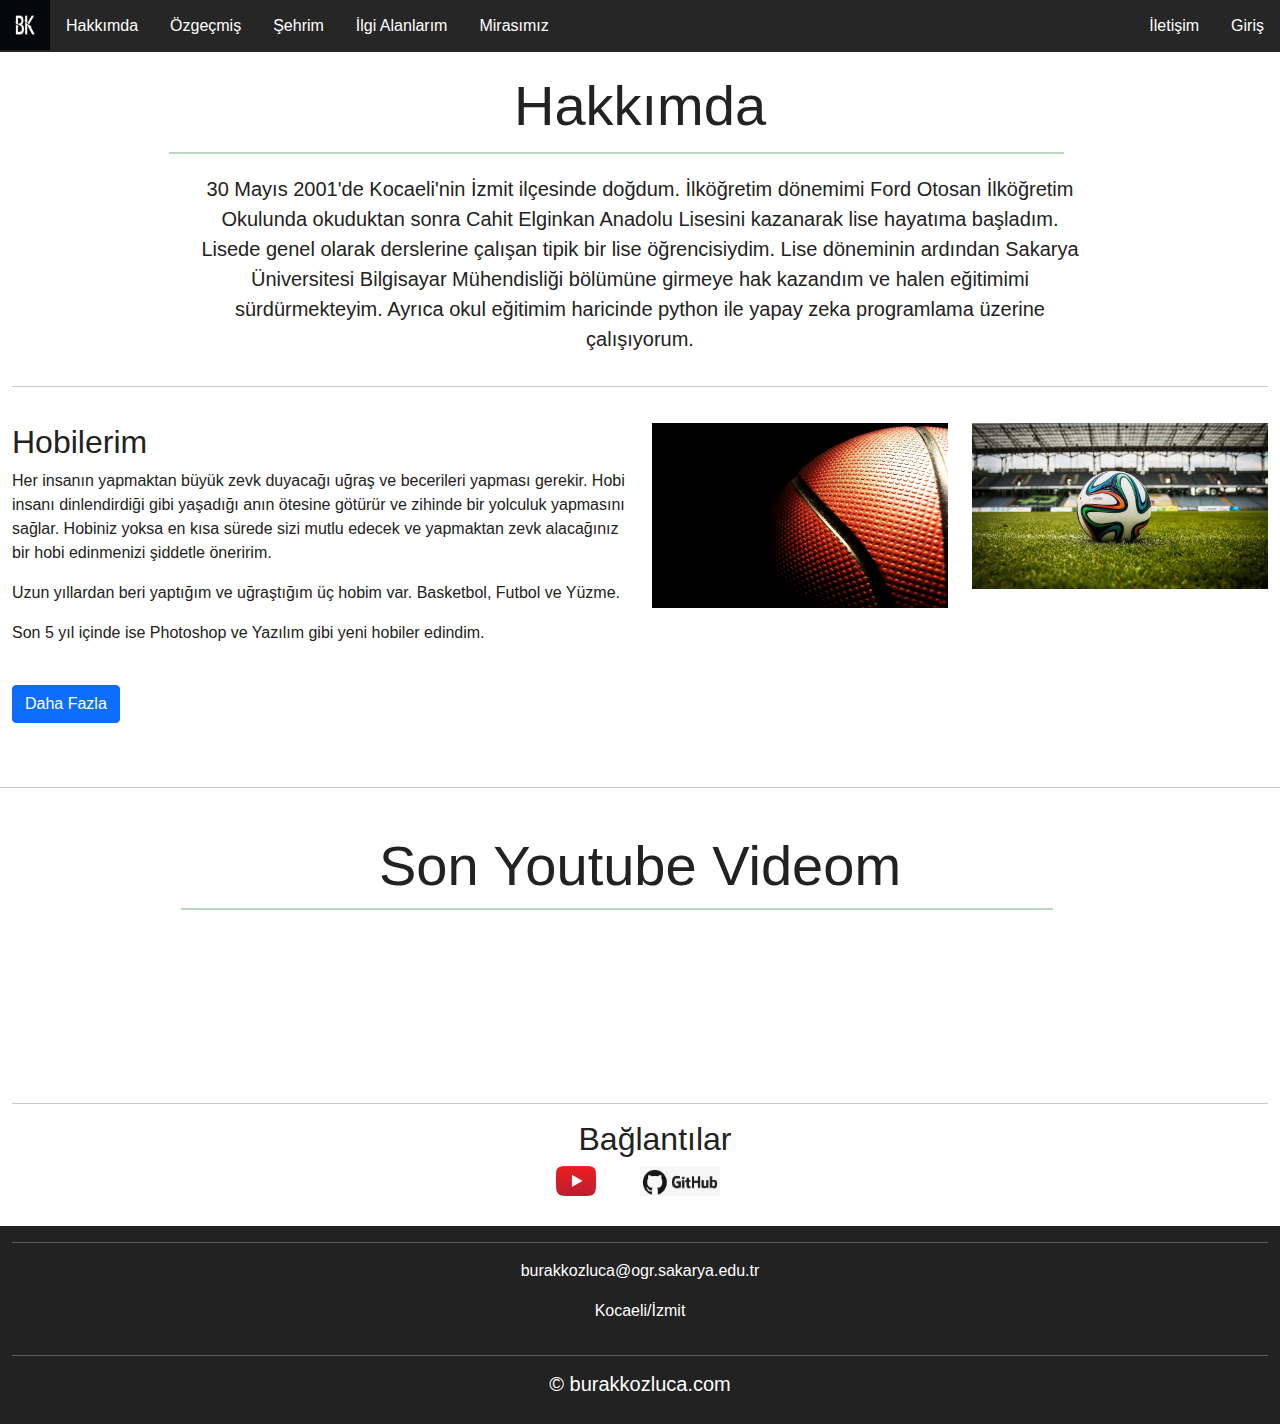
<file: sablon.html>
<!DOCTYPE html>
<html lang="tr">
  <head>
    <meta charset="utf-8">
    <meta name="viewport" content="width=device-width, initial-scale=1.0">
    <link rel="stylesheet" href="CSS/bootstrap.min.css">
    <script src="js/bootstrap.min.js"></script>
    <link rel="stylesheet" href="CSS/main.css">
    <link rel="icon" href="resimler/BK_logo.ico" type="image/x-icon">
  </head>
  <body>
    

    <ul class="topnav">
    <li class="active"><img src="resimler/BK_logo.jpg" alt="Burak Kozluca" width="50px" height="50px"></li>
    <li><a href="index.html">Hakkımda</a></li>
    <li><a href="ozgecmis.html">Özgeçmiş</a></li>
    <li><a href="sehrim.html">Şehrim</a></li>
    <li><a href="ilgialan.html">İlgi Alanlarım</a></li>
    <li><a href="saatkulesi.html">Mirasımız</a></li>
    <li class="right"><a href="giris.html">Giriş</a></li>
    <li class="right"><a href="iletisim.html">İletişim</a></li>
    </ul>

    <section class="container-fluid padding">
  <div class="row giris text-center">
    <div class="col-12">
      <h1 class="display-4">Hakkımda</h1>
    </div>
    <hr>
    <div class="col-12">
      <p class="lead"> 30 Mayıs 2001'de Kocaeli'nin İzmit ilçesinde doğdum. İlköğretim dönemimi Ford Otosan İlköğretim Okulunda okuduktan sonra 
        Cahit Elginkan Anadolu Lisesini kazanarak lise hayatıma başladım.
        <br> Lisede genel olarak derslerine çalışan tipik bir lise öğrencisiydim. 
        Lise döneminin ardından Sakarya Üniversitesi Bilgisayar Mühendisliği bölümüne girmeye hak kazandım ve halen eğitimimi sürdürmekteyim.
        Ayrıca okul eğitimim haricinde python ile yapay zeka programlama üzerine çalışıyorum.
      </p>
    </div>
  </div>
  <hr>
    </section>

    <article class="container-fluid padding">
      <div class="row padding">
        <div class= "col-lg-6">
          <h2>Hobilerim</h2>
          <p>Her insanın yapmaktan büyük zevk duyacağı uğraş ve becerileri yapması gerekir. Hobi insanı dinlendirdiği gibi yaşadığı anın ötesine götürür ve zihinde bir yolculuk yapmasını sağlar.
          Hobiniz yoksa en kısa sürede sizi mutlu edecek ve yapmaktan zevk alacağınız bir hobi edinmenizi şiddetle öneririm.
          </p>
          <p>
          Uzun yıllardan beri yaptığım ve uğraştığım üç hobim var. 
          Basketbol, Futbol ve Yüzme.
          </p>
          <p>
          Son 5 yıl içinde ise Photoshop ve Yazılım gibi yeni hobiler edindim.
          </p>
          <br>
          <a href="#" class="btn btn-primary">Daha Fazla</a><br>
        </div>
    <div class="col-lg-3">
      <img src="resimler/basketbol.jpg" alt="basketbol" class="img-fluid"><br><br>
    </div>
    <div class="col-lg-3">
      <img src="resimler/futbol.jpg" alt="futbol" class="img-fluid">
    </div>
      </div>
    </article>
    <hr class="my-4">

    <article class="container-fluid padding">
      <div class="row video text-center">
        <div class="col-12">
          <h2 class="display-4">Son Youtube Videom</h2><hr>
        <div class="embed-responsive embed-responsive-16by9">
          <iframe id="video_1" class="embed-responsive-item" src="https://www.youtube.com/embed/umwIwJjb5OE" allowfullscreen></iframe>
        </div>
        </div>
      </div>
      <hr>
    </article>

    <article class="container-fluid padding">
      <div class="row baglanti text-center padding">
        <div class="col-12">
          <h2 id="baglanti">Bağlantılar</h2>
        </div>
        <div class="row justify-content-center">
          <div class="col-1">
            <a href="https://www.youtube.com/channel/UCpmFhbf4GXrXxWX_aRMTlbw"><img src="resimler/youtube.png" alt="Youtube Kanalım" width="40px" height="30px"></a>
          </div>
          <div class="col-1">
            <a href="https://github.com/burakkozluca"><img src="resimler/github.png" alt="Git Hub Profilim" width="80px" height="30px"></a>
          </div>
        </div>
        <div class="col-12 padding">
           </div>
      </div>
        </article>
    
    <footer>
  <div class="container-fluid padding">
    <div class="row text-center">
      <div class="col-12">
        <hr class="light">
        <p>burakkozluca@ogr.sakarya.edu.tr</p>
        <p>Kocaeli/İzmit</p>
      </div>
      <div class="col-12">
        <hr class="light">
        <h5>&copy; burakkozluca.com</h5>
      </div>
    </div>
  </div>
    </footer>
  </body>
</html>
</file>
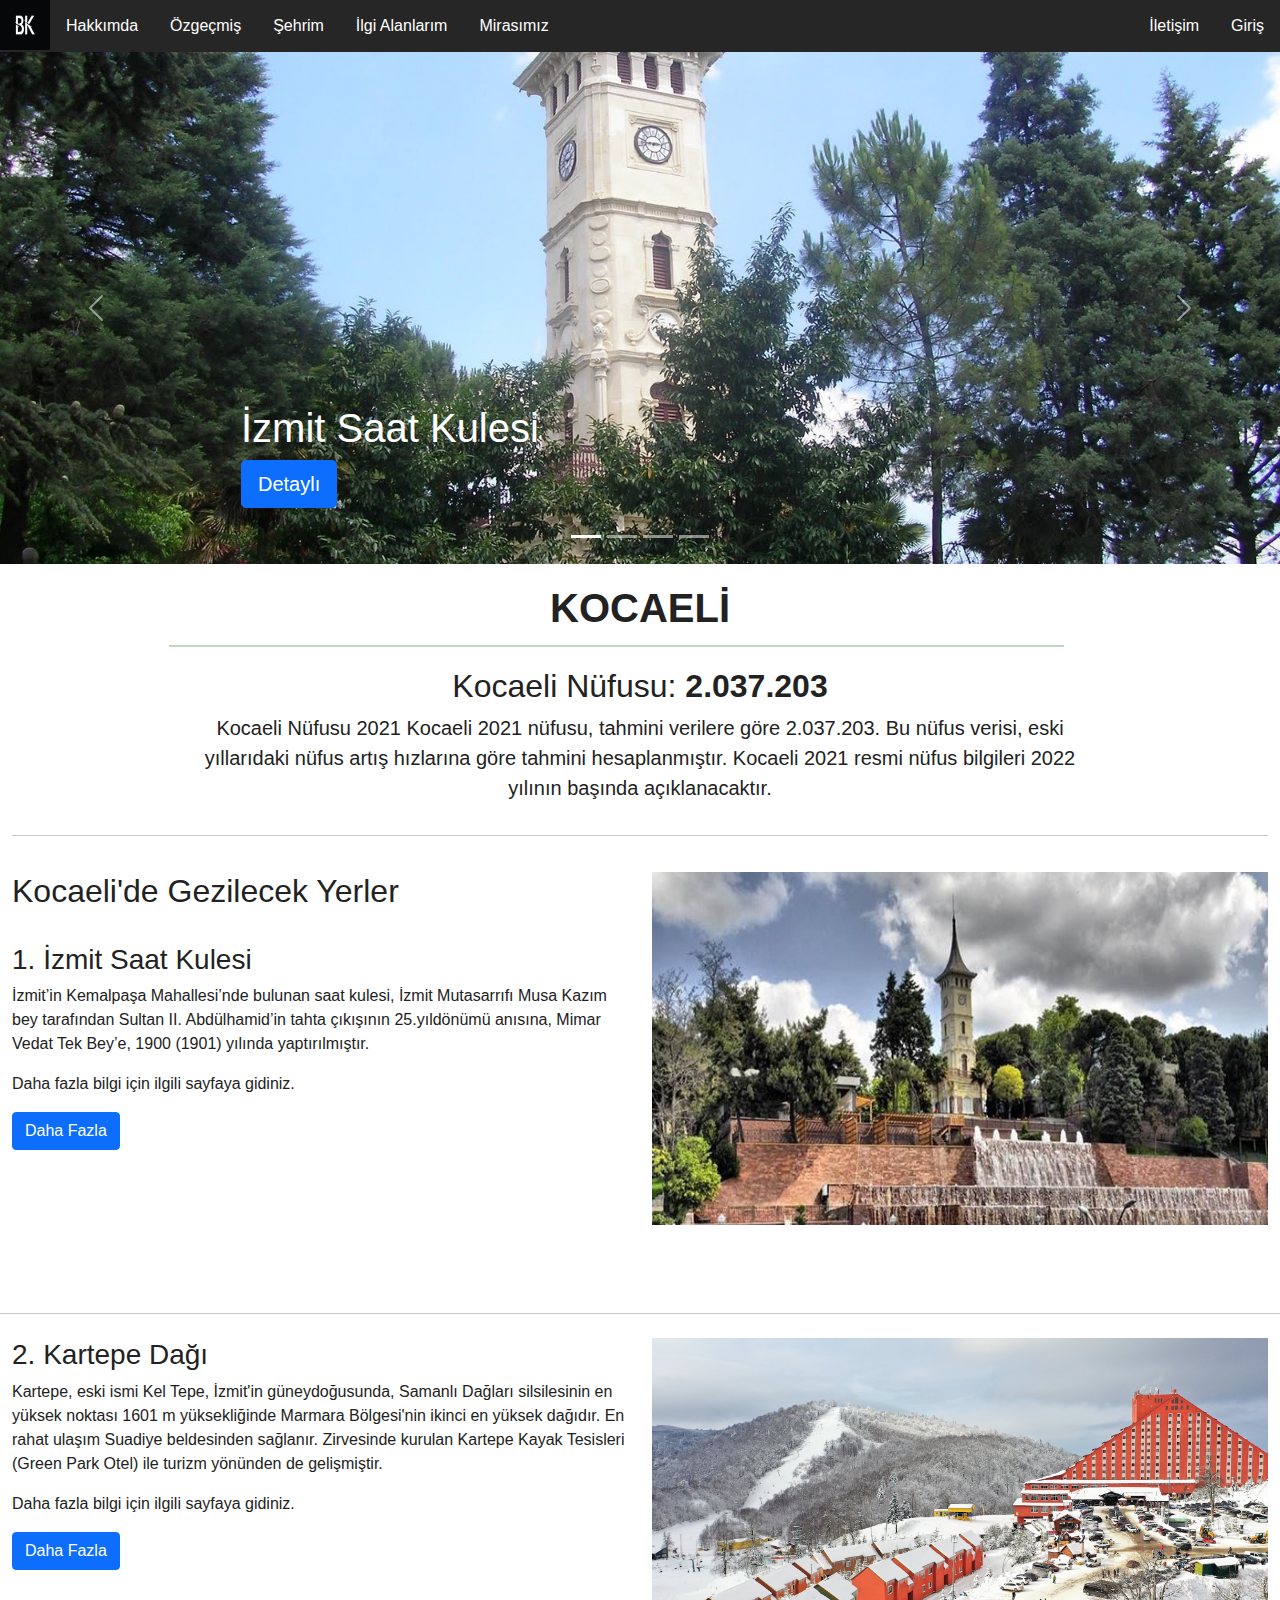
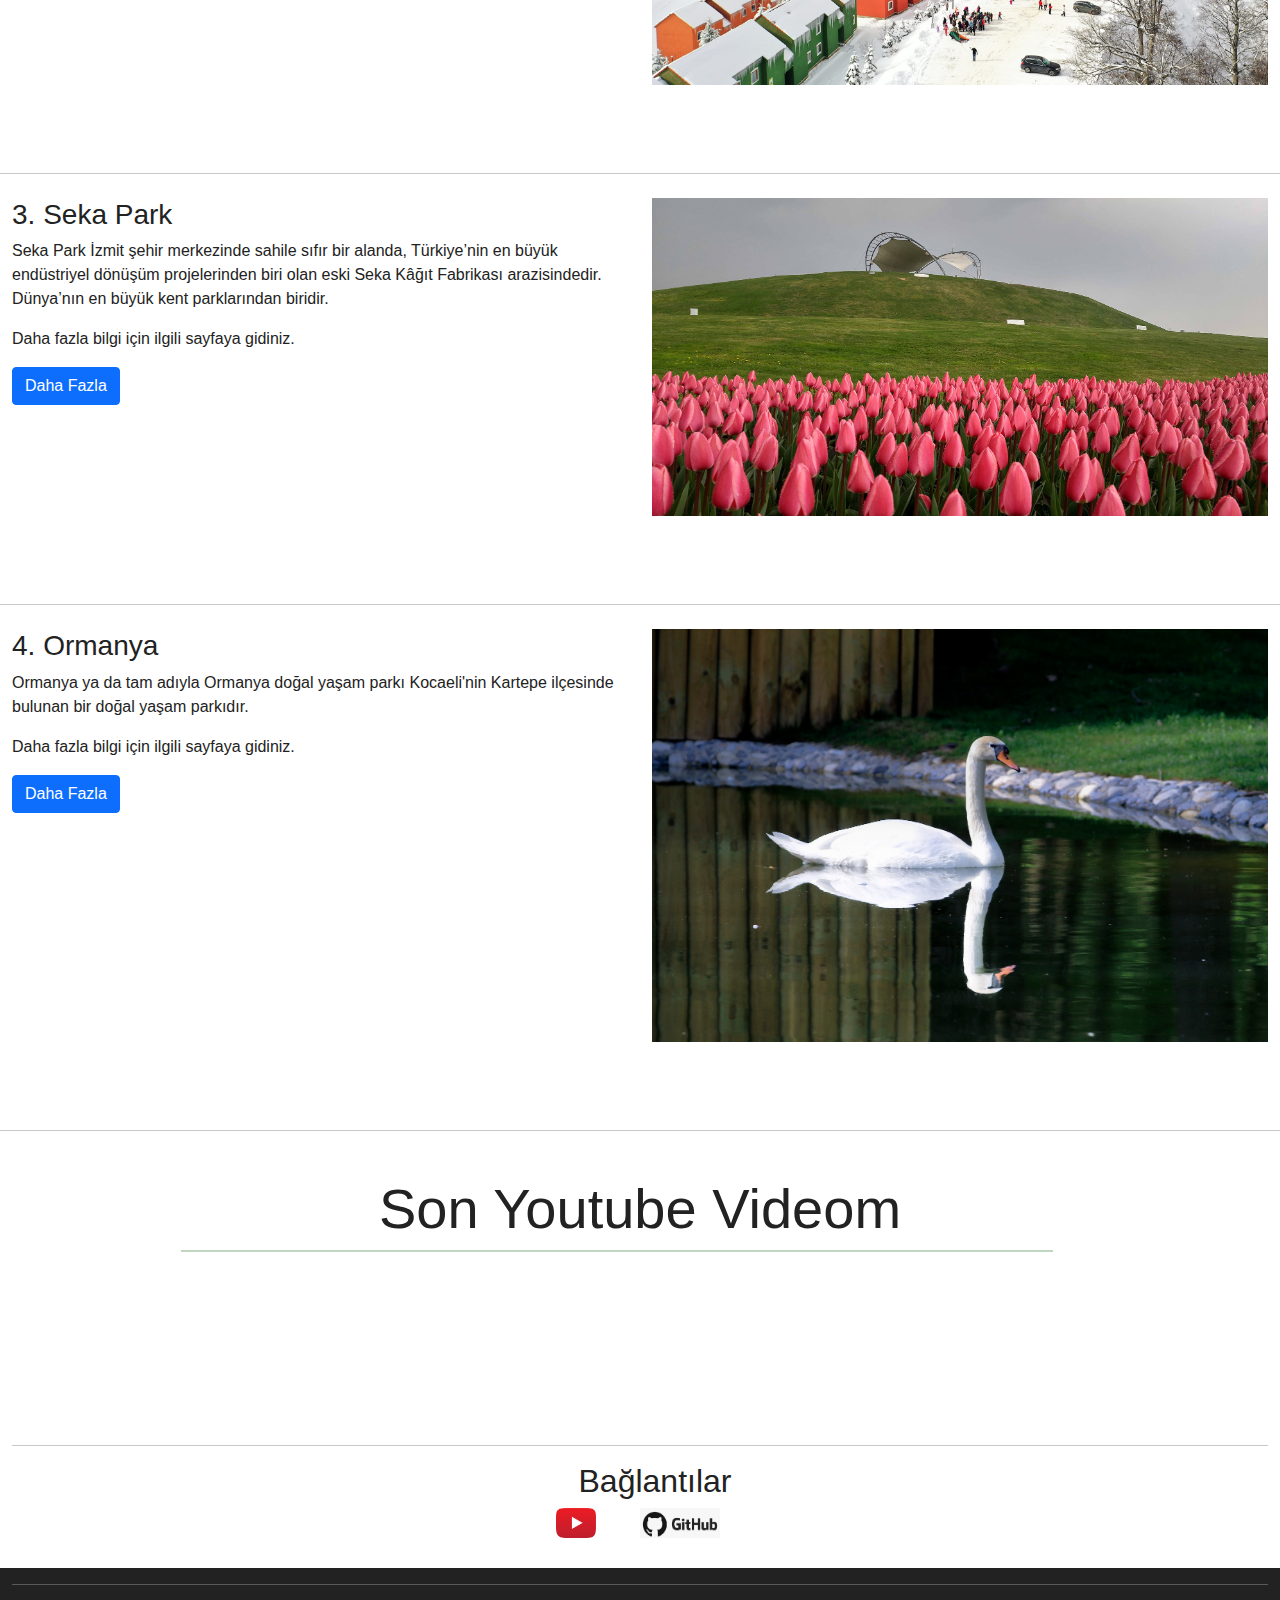
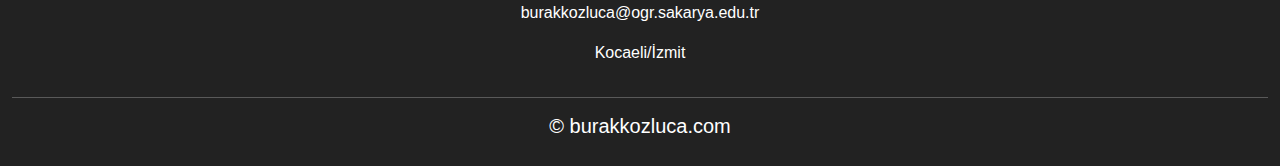
<file: sehrim.html>
<!DOCTYPE html>
<html lang="tr">
  <head>
    <meta charset="utf-8">
    <meta name="viewport" content="width=device-width, initial-scale=1.0">
    <link rel="stylesheet" href="CSS/bootstrap.min.css">
    <script src="js/bootstrap.min.js"></script>
    <link rel="stylesheet" href="CSS/main.css">
    <link rel="icon" href="resimler/BK_logo.ico" type="image/x-icon">
  </head>
  <body>
    

    <ul class="topnav">
    <li class="active"><img src="resimler/BK_logo.jpg" alt="Burak Kozluca" width="50px" height="50px"></li>
    <li><a href="index.html">Hakkımda</a></li>
    <li><a href="ozgecmis.html">Özgeçmiş</a></li>
    <li><a href="sehrim.html">Şehrim</a></li>
    <li><a href="ilgialan.html">İlgi Alanlarım</a></li>
    <li><a href="saatkulesi.html">Mirasımız</a></li>
    <li class="right"><a href="giris.html">Giriş</a></li>
    <li class="right"><a href="iletisim.html">İletişim</a></li>
    </ul>

    <div id="myCarousel" class="carousel slide" data-bs-ride="carousel">
        <div class="carousel-indicators">
          <button type="button" data-bs-target="#myCarousel" data-bs-slide-to="0" class="active" aria-label="Slide 1" aria-current="true"></button>
          <button type="button" data-bs-target="#myCarousel" data-bs-slide-to="1" aria-label="Slide 2" class=""></button>
          <button type="button" data-bs-target="#myCarousel" data-bs-slide-to="2" aria-label="Slide 3" class=""></button>
          <button type="button" data-bs-target="#myCarousel" data-bs-slide-to="3" aria-label="Slide 4" class=""></button>
        </div>
        <div class="carousel-inner">
          <div class="carousel-item active">
            <svg class="bd-placeholder-img" width="100%" height="100%" aria-hidden="true" preserveAspectRatio="xMidYMid slice" focusable="false"><rect width="100%" height="100%" fill="#777"></rect></svg>
            <div class="overlay-image" style="background-image:url(./resimler/saat_kulesi.jpg);"></div>
            <div class="container" >
             
              <div class="carousel-caption text-start"  >
                <h1>İzmit Saat Kulesi</h1>
        
                <p><a class="btn btn-lg btn-primary" href="saatkulesi.html">Detaylı</a></p>
              </div>
            </div>
          </div>
          <div class="carousel-item">
            <svg class="bd-placeholder-img" width="100%" height="100%" aria-hidden="true" preserveAspectRatio="xMidYMid slice" focusable="false"><rect width="100%" height="100%" fill="#777"></rect></svg>
            <div class="overlay-image" style="background-image:url(./resimler/sekapark.jpg);"></div>
            <div class="container">
              <div class="carousel-caption">
                <h1>Sekapark</h1>
                
                <p><a class="btn btn-lg btn-primary" href="sekapark.html">Daha Fazla</a></p>
              </div>
            </div>
          </div>
          <div class="carousel-item">
            <svg class="bd-placeholder-img" width="100%" height="100%" aria-hidden="true"  focusable="false"><rect width="100%" height="100%" fill="#777"></rect></svg>
            <div class="overlay-image" style="background-image:url(./resimler/ormanya2.jpg);"></div>
            <div class="container">
              <div class="carousel-caption text-end">
                <h1>Ormanya</h1>
                <p></p>
                <p><a class="btn btn-lg btn-primary" href="ormanya.html">Daha Fazlası</a></p>
              </div>
            </div>
          </div>
          <div class="carousel-item">
            <svg class="bd-placeholder-img" width="100%" height="100%" aria-hidden="true"  focusable="false"><rect width="100%" height="100%" fill="#777"></rect></svg>
            <div class="overlay-image" style="background-image:url(./resimler/kartepe1.jpg);"></div>
            <div class="container">
              <div class="carousel-caption text-end">
                <h1 style="color: black;">Kartepe Dağı</h1>             
                <p><a class="btn btn-lg btn-primary" href="kartepe.html">Daha Fazla</a></p>
              </div>
            </div>
          </div>
        </div>
        <button class="carousel-control-prev" type="button" data-bs-target="#myCarousel" data-bs-slide="prev">
          <span class="carousel-control-prev-icon" aria-hidden="true"></span>
          <span class="visually-hidden">Previous</span>
        </button>
        <button class="carousel-control-next" type="button" data-bs-target="#myCarousel" data-bs-slide="next">
          <span class="carousel-control-next-icon" aria-hidden="true"></span>
          <span class="visually-hidden">Next</span>
        </button>
      </div>
    <section class="container-fluid padding">
      <div class="row giris text-center">
        <div class="col-12">
          <h1><b>KOCAELİ</b></h1>
        </div>
        <hr>
        <div class="col-12">
          <h2>Kocaeli Nüfusu: <b>2.037.203</b></h2>
          <p class="lead"> Kocaeli Nüfusu 2021
            Kocaeli 2021 nüfusu, tahmini verilere göre 2.037.203.
            Bu nüfus verisi, eski yıllarıdaki nüfus artış hızlarına göre tahmini hesaplanmıştır. Kocaeli 2021 resmi nüfus bilgileri 2022 yılının başında açıklanacaktır.</p>
        </div>
      </div>
      <hr>
    </section>

    <article class="container-fluid padding">
      <div class="row padding">
        <div class= "col-lg-6">
          <h2>Kocaeli'de Gezilecek Yerler</h2><br>
          <h3>1. İzmit Saat Kulesi </h3>
          <p>İzmit’in Kemalpaşa Mahallesi’nde bulunan saat kulesi, 
            İzmit Mutasarrıfı Musa Kazım bey tarafından Sultan II. Abdülhamid’in tahta çıkışının 
            25.yıldönümü anısına, Mimar Vedat Tek Bey’e, 
            1900 (1901) yılında yaptırılmıştır.
          </p>
          <p>Daha fazla bilgi için ilgili sayfaya gidiniz.</p>

          <a href="saatkulesi.html" class="btn btn-primary">Daha Fazla</a><br>
        </div>
    <div class="col-lg-6">
      <a href="saatkulesi.html"><img src="resimler/saatkulesi.jpg" alt="saat kulesi" class="img-fluid"></a><br><br>
    </div>   
    </div>
    </article>
    <hr class="my-4">
    <article class="container-fluid padding">
      <div class="row padding">
        <div class= "col-lg-6">
          
          <h3>2. Kartepe Dağı</h3>
          <p>Kartepe, eski ismi Kel Tepe, İzmit'in güneydoğusunda, 
            Samanlı Dağları silsilesinin en yüksek noktası 1601 m yüksekliğinde Marmara Bölgesi'nin ikinci en yüksek dağıdır. 
            En rahat ulaşım Suadiye beldesinden sağlanır. 
            Zirvesinde kurulan 
            Kartepe Kayak Tesisleri (Green Park Otel) ile turizm yönünden de gelişmiştir.
          </p>
          <p>Daha fazla bilgi için ilgili sayfaya gidiniz.</p>

          <a href="kartepe.html" class="btn btn-primary">Daha Fazla</a><br>
        </div>
    <div class="col-lg-6">
      <a href="kartepe.html"><img src="resimler/kartepe.jpg" alt="kartepe" class="img-fluid"></a><br><br>
    </div>   
    </div>
    </article>
    <hr class="my-4">
    <article class="container-fluid padding">
      <div class="row padding">
        <div class= "col-lg-6">
          
          <h3>3. Seka Park</h3>
          <p>Seka Park İzmit şehir merkezinde sahile sıfır bir alanda, 
            Türkiye’nin en büyük endüstriyel dönüşüm projelerinden biri olan 
            eski Seka Kâğıt Fabrikası arazisindedir. 
            Dünya’nın en büyük kent parklarından biridir.
          </p>
          <p>Daha fazla bilgi için ilgili sayfaya gidiniz.</p>

          <a href="sekapark.html" class="btn btn-primary">Daha Fazla</a><br>
        </div>
    <div class="col-lg-6">
      <a href="sekapark.html"><img src="resimler/sekapark.jpg" alt="sekapark" class="img-fluid"></a><br><br>
    </div>   
    </div>
    </article>
    <hr class="my-4">
    <article class="container-fluid padding">
      <div class="row padding">
        <div class= "col-lg-6">         
          <h3>4. Ormanya</h3>
          <p>
            Ormanya ya da tam adıyla Ormanya doğal yaşam parkı Kocaeli'nin Kartepe ilçesinde bulunan bir doğal yaşam parkıdır.
          </p>
          <p>Daha fazla bilgi için ilgili sayfaya gidiniz.</p>

          <a href="ormanya.html" class="btn btn-primary">Daha Fazla</a><br>
        </div>
    <div class="col-lg-6">
      <a href="ormanya.html"><img src="resimler/ormanya1.jpeg" alt="ormanya" class="img-fluid"></a><br><br>
    </div>   
    </div>
    </article>
    <hr class="my-4">
    <article class="container-fluid padding">
      <div class="row video text-center">
        <div class="col-12">
          <h2 class="display-4">Son Youtube Videom</h2><hr>
        <div class="embed-responsive embed-responsive-16by9">
          <iframe id="video_1" class="embed-responsive-item" src="https://www.youtube.com/embed/umwIwJjb5OE" allowfullscreen></iframe>
        </div>
        </div>
      </div>
      <hr>
    </article>

    <article class="container-fluid padding">
        <div class="row baglanti text-center padding">
          <div class="col-12">
            <h2 id="baglanti">Bağlantılar</h2>
          </div>
          <div class="row justify-content-center">
            <div class="col-1">
              <a href="https://www.youtube.com/channel/UCpmFhbf4GXrXxWX_aRMTlbw"><img src="resimler/youtube.png" alt="Youtube Kanalım" width="40px" height="30px"></a>
            </div>
            <div class="col-1">
              <a href="https://github.com/burakkozluca"><img src="resimler/github.png" alt="Git Hub Profilim" width="80px" height="30px"></a>
            </div>
          </div>
          <div class="col-12 padding">
             </div>
        </div>
    </article>
    
    <footer>
  <div class="container-fluid padding">
    <div class="row text-center">
      <div class="col-12">
        <hr class="light">
        <p>burakkozluca@ogr.sakarya.edu.tr</p>
        <p>Kocaeli/İzmit</p>
      </div>
      <div class="col-12">
        <hr class="light">
        <h5>&copy; burakkozluca.com</h5>
      </div>
    </div>
  </div>
    </footer>
  </body>
</html>
</file>
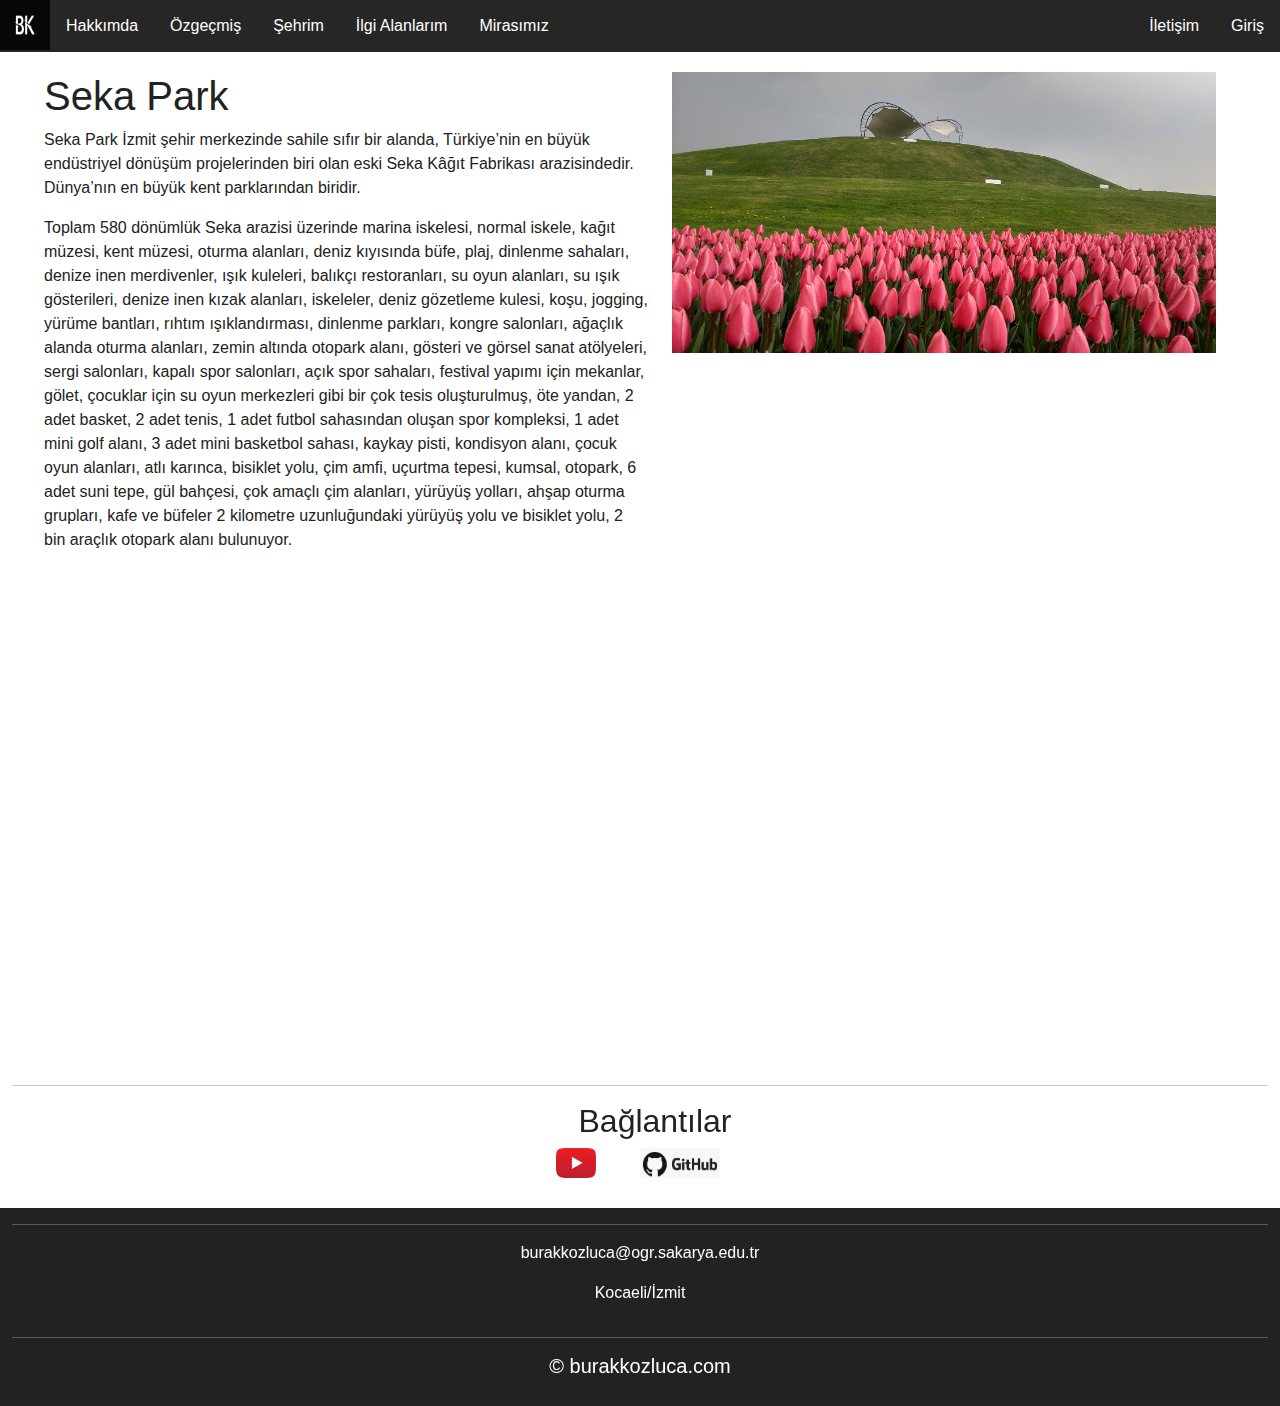
<file: sekapark.html>
<!DOCTYPE html>
<html lang="tr">
  <head>
    <meta charset="utf-8">
    <meta name="viewport" content="width=device-width, initial-scale=1.0">
    <link rel="stylesheet" href="CSS/bootstrap.min.css">
    <script src="js/bootstrap.min.js"></script>
    <link rel="stylesheet" href="CSS/main.css">
    <link rel="icon" href="resimler/BK_logo.ico" type="image/x-icon">
  </head>
  <body>
    

    <ul class="topnav">
    <li class="active"><img src="resimler/BK_logo.jpg" alt="Burak Kozluca" width="50px" height="50px"></li>
    <li><a href="index.html">Hakkımda</a></li>
    <li><a href="ozgecmis.html">Özgeçmiş</a></li>
    <li><a href="sehrim.html">Şehrim</a></li>
    <li><a href="ilgialan.html">İlgi Alanlarım</a></li>
    <li><a href="saatkulesi.html">Mirasımız</a></li>
    <li class="right"><a href="giris.html">Giriş</a></li>
    <li class="right"><a href="iletisim.html">İletişim</a></li>
    </ul>

    <article class="container-fluid padding">
        <div class="row ozgecmis padding">
          <div class="col-lg-6">
            <h1>Seka Park</h1>
            <p>Seka Park İzmit şehir merkezinde sahile sıfır bir alanda, 
                Türkiye’nin en büyük endüstriyel dönüşüm projelerinden biri olan eski Seka Kâğıt Fabrikası arazisindedir. 
                Dünya’nın en büyük kent parklarından biridir.</p>
            <p>Toplam 580 dönümlük Seka arazisi üzerinde marina iskelesi, normal iskele, kağıt müzesi, kent müzesi, oturma alanları, deniz kıyısında büfe, plaj, dinlenme sahaları, denize inen merdivenler, ışık kuleleri, balıkçı restoranları, su oyun alanları, su ışık gösterileri, 
                denize inen kızak alanları, iskeleler, deniz gözetleme kulesi, koşu, jogging, yürüme bantları, rıhtım ışıklandırması, dinlenme parkları, kongre salonları, ağaçlık alanda oturma alanları, zemin altında otopark alanı, gösteri ve görsel sanat atölyeleri, sergi salonları, 
                kapalı spor salonları, açık spor sahaları, festival yapımı için mekanlar, gölet, çocuklar için su oyun merkezleri gibi bir çok tesis oluşturulmuş, öte yandan, 2 adet basket, 2 adet tenis, 1 adet futbol sahasından oluşan spor kompleksi, 1 adet mini golf alanı, 
                3 adet mini basketbol sahası, kaykay pisti, kondisyon alanı, çocuk oyun alanları, atlı karınca, bisiklet yolu, çim amfi, uçurtma tepesi, kumsal, otopark, 6 adet suni tepe, gül bahçesi, çok amaçlı çim alanları, yürüyüş yolları, ahşap oturma grupları, 
                kafe ve büfeler 2 kilometre uzunluğundaki yürüyüş yolu ve bisiklet yolu, 2 bin araçlık otopark alanı bulunuyor.</p>
            <br>
            <iframe src="https://www.google.com/maps/embed?pb=!1m18!1m12!1m3!1d9875.377080593105!2d29.89951285484879!3d40.7620784881764!2m3!1f0!2f0!3f0!3m2!1i1024!2i768!4f13.1!3m3!1m2!1s0x14cb45934825ad5b%3A0xbcfc2ed6a5703186!2sSeka%20Park!5e0!3m2!1str!2str!4v1621773426240!5m2!1str!2str" width="600" height="450" style="border:0;" allowfullscreen="" loading="lazy"></iframe>
          </div>
            <div class="col-lg-6">
                <img src="resimler/sekapark.jpg" alt="sekapark" class="img-fluid" width="90%"><br><br>
            </div>
        </div>
        <hr>
    </article>
      
    <article class="container-fluid padding">
      <div class="row baglanti text-center padding">
        <div class="col-12">
          <h2 id="baglanti">Bağlantılar</h2>
        </div>
        <div class="row justify-content-center">
          <div class="col-1">
            <a href="https://www.youtube.com/channel/UCpmFhbf4GXrXxWX_aRMTlbw"><img src="resimler/youtube.png" alt="Youtube Kanalım" width="40px" height="30px"></a>
          </div>
          <div class="col-1">
            <a href="https://github.com/burakkozluca"><img src="resimler/github.png" alt="Git Hub Profilim" width="80px" height="30px"></a>
          </div>
        </div>
        <div class="col-12 padding">
           </div>
      </div>
        </article>
    
    <footer>
  <div class="container-fluid padding">
    <div class="row text-center">
      <div class="col-12">
        <hr class="light">
        <p>burakkozluca@ogr.sakarya.edu.tr</p>
        <p>Kocaeli/İzmit</p>
      </div>
      <div class="col-12">
        <hr class="light">
        <h5>&copy; burakkozluca.com</h5>
      </div>
    </div>
  </div>
    </footer>
  </body>
</html>
</file>
<file: CSS/main.css>
body {
  margin: 0;
  
  font-family:Arial, Helvetica, sans-serif;
  color: #222;
}
.padding{
  padding-bottom: 20px;
}
.giris,.video{
  width: 75%;
  margin: 0 auto;
  padding-top: 20px;
}
.giris hr ,.video hr, .egitim hr{
  border-top: 2px solid #035e06;
  width: 95%;
  margin-top: .3rem;
  margin-bottom: 20px;
}
.ozgecmis{
  width: 100%;
  margin-top: 20px;
  margin-bottom: 5px;
  margin-right: 20px;
  margin-left: 20px;
}
.fa-code{
  color: #035e06;
}
.fa-bold{
  color: aqua;  
}
.fa-css3{
  color: blue;
}
.fa-code,.fa-bold,.fa-css3{
  font-size: 4em;
  margin:1rem;
}
.fun{
  width: 100%;
  margin-bottom:2rem;
}

ul.topnav {
  list-style-type: none;
  margin: 0;
  padding: 0;
  overflow: hidden;
  background-color: rgb(39, 38, 38);
  position: -webkit-sticky;
  position: sticky;
  top: 0;
}

ul.topnav li {float: left;}

ul.topnav li a {
  display: block;
  color: white;
  text-align: center;
  padding: 14px 16px;
  text-decoration: none;
}

ul.topnav li a:hover:not(.active) {background-color: #111;}

ul.topnav li a.active {background-color: #035e06;
}

ul.topnav li.right {float: right;}

div.header{
    position: -webkit-sticky;
    position: sticky;
    overflow: hidden;
}
footer{
  background-color: #222;
  color: white;
}
.baglanti{
  margin-bottom: -30px;
  margin-top: -20px;
  
}
.baglanti h2{
  margin-left: 30px;
}
.carousel-item{
  height: 32rem;
  background: #777;
  color: white;
  position: relative;
  background-position: center;
  background-size: cover;
}
.container{
  position: absolute;
  bottom: 0;
  left: 0;
  right: 0;
  padding-bottom: 50px;
}
.overlay-image{
  position: absolute;
  bottom: 0;
  left: 0;
  right: 0;
  top: 0;
  background-position:center;
  background-size: cover;
  opacity: 1;
  
}

.iletisim_formu * {box-sizing: border-box;}

.iletisim_formu input[type=text], select, textarea {
  width: 100%;
  padding: 12px;
  border: 1px solid #ccc;
  border-radius: 4px;
  box-sizing: border-box;
  margin-top: 6px;
  margin-bottom: 16px;
  resize: vertical;
}
.iletisim_formu input[type=radio],input[type=checkbox],input[type=number],input[type=tel],input[type=email]{
  border: 1px solid #ccc;
  border-radius: 4px;
  box-sizing: border-box;
  margin-top: 6px;
  margin-bottom: 16px;
  resize: vertical;
  padding: 12px;
}
.iletisim_formu input[type=submit],input[type=reset],#btn_iletisim {
  background-color: #04AA6D;
  color: white;
  padding: 12px 20px;
  border: none;
  border-radius: 4px;
  cursor: pointer;
}

.iletisim_formu input[type=submit]:hover,input[type=reset]:hover,#btn_iletisim:hover {
  background-color: #45a049;
}

.iletisim_formu .container {
  border-radius: 5px;
  background-color: #f2f2f2;
  padding: 20px;
  position: sticky;
}
.iletisim_formu h3{
  padding-left: 40%;
}
.wrapper {
  width: 80%;
  position: absolute;
  left: 50%;
  transform: translateX(-50%);
}

.statistic {
  width: 100%;
}

.total_case_box {
  background-color: #fafafa;
  box-shadow: 2px 2px 8px rgba(30,30,30,.2);
  margin: 10px 15px;
  padding: 15px 0;
  text-align: center;
  text-transform: uppercase;
}

.total_case_box p {
  font-size: 3rem;
}

.wrapper .box_wrapper {
  display: flex;
  flex-wrap: nowrap;
  flex-direction: row;
}

.box_wrapper .box {
  background-color: #fafafa;
  box-shadow: 2px 2px 8px rgba(30,30,30,.2);
  margin: 10px 15px;
  width:25%;
  text-align: center;
  padding: 15px 0;
  border-radius: 8px;
  text-transform: uppercase;
}

.box_wrapper .box p {
  font-size: 2.5rem;
}

/*Styiling the table*/
table {
  width: 100%;
  padding: 15px 10px;
  margin: 10px 0;
  text-align: center;
  border-spacing: 0;
}

tr:first-child {
  background-color: #37474f;
  color: #fafafa;
  text-transform: uppercase;
  position: -webkit-sticky;
  position: sticky;
  top: 0;
  z-index: 1;
}

th {
  padding: 15px 0;
  border: none;
  border-spacing: 0;
  cursor: default;
}

th:not(:first-child) {
  cursor: n-resize;
}

tr:nth-child(even) {
  background-color: #fafafa;
}

tr:nth-child(odd) {
  background-color: #424242;
  color: #fafafa;
}

tr td {
  padding: 15px 0;
}

tr td:first-of-type {
  position: relative;
}

tr td:first-of-type::before {
  counter-increment: raw;
  content: counter(raw);
  position: absolute;
  left: 4px;
  opacity: .5;
}

@media (max-width: 1024px) {
  h2 {
    font-size: 0.6rem;
  }
  th {
    font-size: 0.6rem;
  }
  td {
    font-size: 0.8rem;
  }
  .total_case_box p {
    font-size: 1.5rem;
  }
  .box_wrapper .box p {
    font-size: 1rem;
  }
  .wrapper{
    width: 100%;
  }
  .total_case_box {
    box-shadow: 2px 2px 8px rgba(30,30,30,.2);
    margin: 0;
    padding: 15px 0;
  }
  .box_wrapper .box {
    margin: 0;
    border-radius: 0;
    box-shadow: none;
    padding: 7px 0;
  }
  table {
    padding: 0;
    margin: 0;
  }
}
</file>
